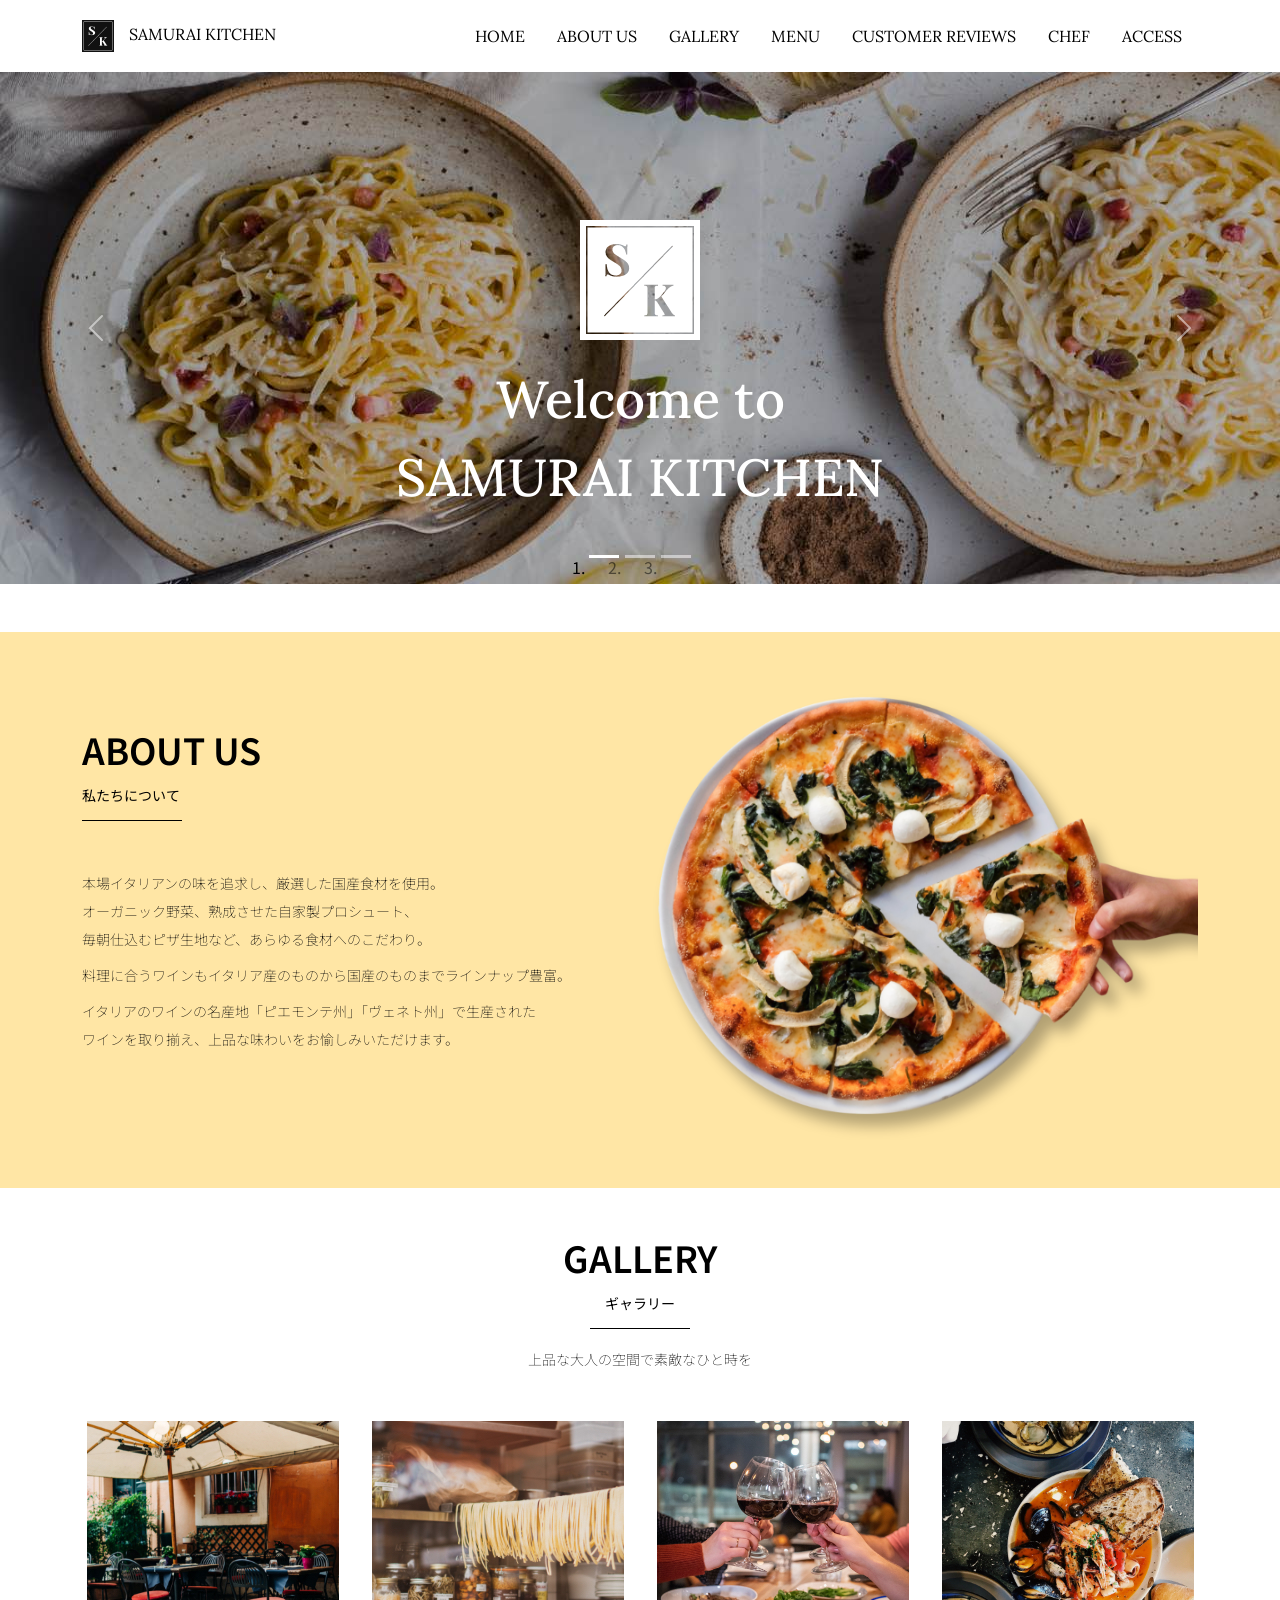
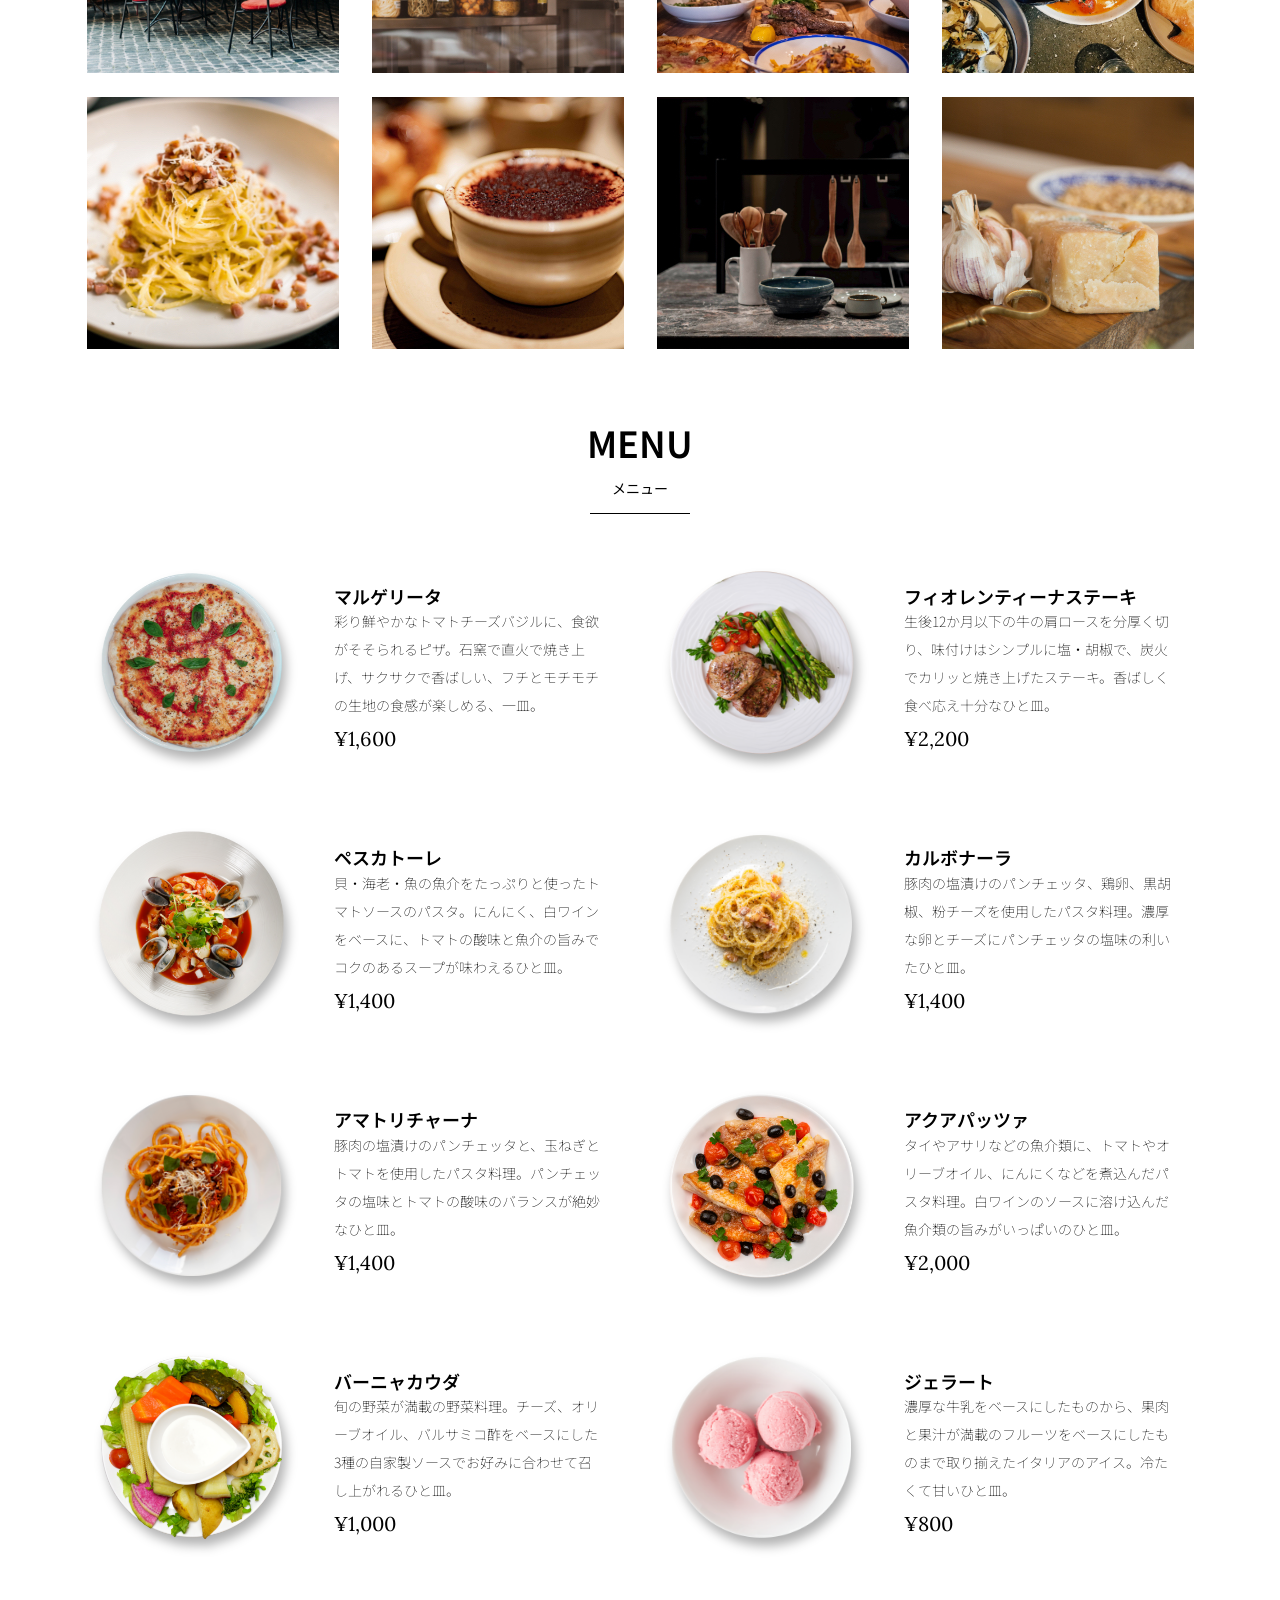
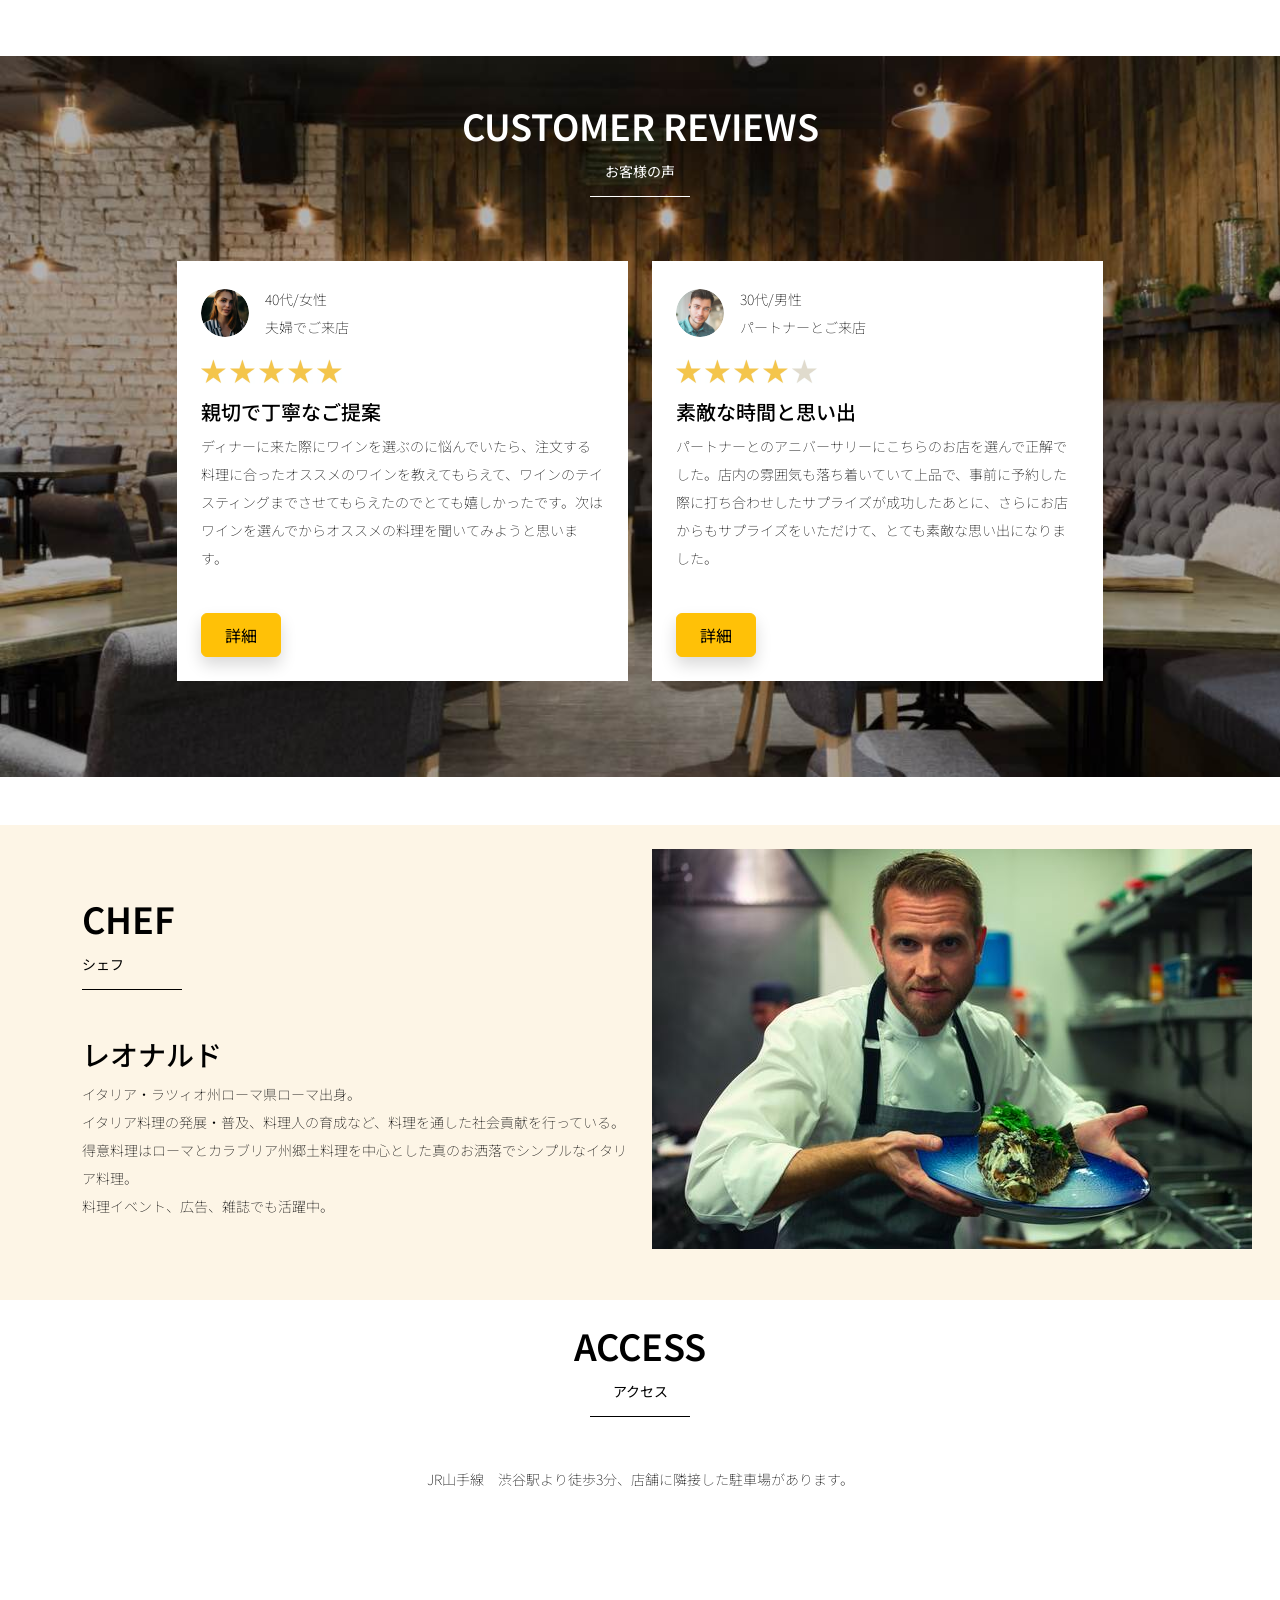
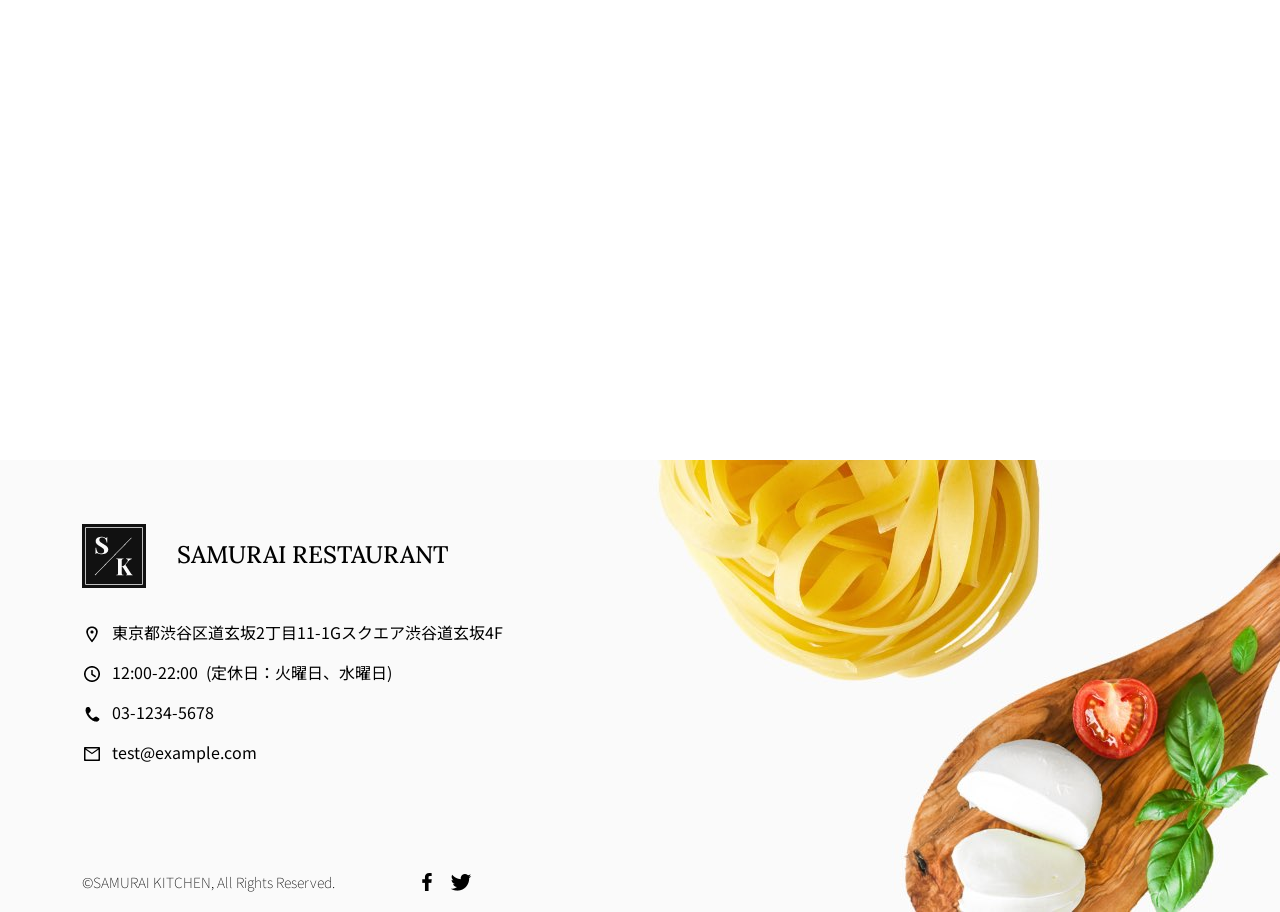
<file: kadai_015/index.html>
<!doctype html>
<html lang="ja">

<head>
  <meta charset="utf-8">
  <meta name="viewport" content="width=device-width, initial-scale=1">
  <meta name="description" content="">
  <meta name="author" content="SAMURAI ENGINEER">
  <title>SAMURAI XD_HTML教材</title>
  <!-- ************************************************ bootstrap.min.cssの読み込み -->
  <link href="https://cdn.jsdelivr.net/npm/bootstrap@5.0.0-beta1/dist/css/bootstrap.min.css" rel="stylesheet"
    integrity="sha384-giJF6kkoqNQ00vy+HMDP7azOuL0xtbfIcaT9wjKHr8RbDVddVHyTfAAsrekwKmP1" crossorigin="anonymous">
  <!-- ************************************************ bootstrap.bundle.min.jsの読み込み -->
  <script src="https://cdn.jsdelivr.net/npm/bootstrap@5.0.0-beta1/dist/js/bootstrap.bundle.min.js"
    integrity="sha384-ygbV9kiqUc6oa4msXn9868pTtWMgiQaeYH7/t7LECLbyPA2x65Kgf80OJFdroafW" crossorigin="anonymous" defer>
  </script>

  <!-- ************************************************ Google Font読み込み -->
  <link rel="preconnect" href="https://fonts.gstatic.com">
  <link href="https://fonts.googleapis.com/css2?family=Lora&display=swap" rel="stylesheet">
  <link href="https://fonts.googleapis.com/css2?family=Noto+Sans+JP:wght@300&display=swap" rel="stylesheet">

  <!-- ************************************************今回作成する styles.cssの読み込み -->
  <link href="stylesheet/style.css" rel="stylesheet">
  <!-- ************************************************  -->
</head>

<body>
  <main>
    <!-- ************************************************ ナビゲーションバー開始 -->
    <nav class="navbar navbar-expand-lg">
      <div class="container">
        <a class="navbar-brand my_navbar_brand">
          <img class="img-fluid navbar_brand_logo" src="img/site_logo.png" alt="サイトアイコン"><span>SAMURAI KITCHEN</span>
        </a>
        <div class="navbar-toggler hamburger_menu" data-bs-toggle="collapse" data-bs-target="#navbarNav"
          　aria-controls="navbarNav" aria-expanded="false" aria-label="Toggle navigation">
          <input type="checkbox" id="hamburger_btn_check">
          <label for="hamburger_btn_check" class="hamburger_btn">
            <img class="btn_open" src="img/button_open.png" alt="ナビゲーションバーのボタン">
            <img class="btn_close" src="img/button_close.png" alt="ナビゲーションバーのボタン">
          </label>
        </div>
        <div class="collapse navbar-collapse justify-content-end" id="navbarNav">
          <ul class="navbar-nav">
            <li class="nav-item px-2">
              <a class="nav-link my_nav_link my-2" aria-current="page" href="#">HOME</a>
            </li>

            <li class="nav-item px-2">
              <a class="nav-link my_nav_link my-2" href="#about">ABOUT US</a>
            </li>

            <li class="nav-item px-2">
              <a class="nav-link my_nav_link my-2" href="#gallery">GALLERY</a>
            </li>

            <li class="nav-item px-2">
              <a class="nav-link my_nav_link my-2" href="#menu">MENU</a>
            </li>

            <li class="nav-item px-2">
              <a class="nav-link my_nav_link my-2" href="#review">CUSTOMER REVIEWS</a>
            </li>
            <li class="nav-item px-2">
              <a class="nav-link my_nav_link my-2" href="#chef">CHEF</a>
            </li>

            <li class="nav-item px-2">
              <a class="nav-link my_nav_link my-2" href="#access">ACCESS</a>
            </li>

          </ul>
        </div>
      </div>
    </nav>
    <!-- ************************************************ ナビゲーションバー終了 -->

    <!-- ************************************************ カルーセル開始 -->
    <div id="myCarousel" class="carousel slide mb-5" data-bs-ride="carousel">
      <ol class="carousel-indicators">
        <li data-bs-target="#myCarousel" data-bs-slide-to="0" class="active"></li>
        <li data-bs-target="#myCarousel" data-bs-slide-to="1"></li>
        <li data-bs-target="#myCarousel" data-bs-slide-to="2"></li>
      </ol>

      <div class="carousel-inner">
        <div class="carousel-item active">
          <img src="img/slider-1.jpg" alt="SAMURAI KITCHEN-1">
          <div class="carousel-caption">
            <h1 class="my_carousel_caption">
              Welcome to<br>
              SAMURAI KITCHEN
            </h1>
          </div>
        </div>

        <div class="carousel-item">
          <img src="img/slider-2.jpg" alt="サンプル画像">
          <div class="carousel-caption">
            <h1 class="my_carousel_caption">
              The fabulous combination of&nbsp;wine&nbsp;and&nbsp;food
            </h1>
          </div>
        </div>

        <div class="carousel-item">
          <img src="img/slider-3.jpg" alt="サンプル画像">
          <div class="carousel-caption">
            <h1 class="my_carousel_caption">Get the Italian taste<br>
              at the SAMURAI&nbsp;KITCHEN
            </h1>
          </div>
        </div>

      </div>
      <a class="carousel-control-prev" href="#myCarousel" role="button" data-bs-slide="prev">
        <span class="carousel-control-prev-icon" aria-hidden="true"></span>
        <span class="visually-hidden">Previous</span>
      </a>

      <a class="carousel-control-next" href="#myCarousel" role="button" data-bs-slide="next">
        <span class="carousel-control-next-icon" aria-hidden="true"></span>
        <span class="visually-hidden">Next</span>
      </a>
    </div>
    <!-- ************************************************ カルーセル終了 -->

    <!-- ************************************************ アバウトセクション開始 -->
    <section class="about_us_bg" id="about">
      <div class="container py-5 mb-5">
        <div class="row">
          <div class="col-lg-6 text-left">
            <div class="py-5">
              <h2 class="section_title about mb-5">
                ABOUT US
              </h2>
              <p class="mb-2">
                本場イタリアンの味を追求し、厳選した国産食材を使用。<br>
                オーガニック野菜、熟成させた自家製プロシュート、<br>
                毎朝仕込むピザ生地など、あらゆる食材へのこだわり。<br>
              </p>
              <p class="mb-2">
                料理に合うワインもイタリア産のものから国産のものまでラインナップ豊富。<br>
              </p>
              <p class="mb-2">
                イタリアのワインの名産地「ピエモンテ州」「ヴェネト州」で生産された<br>
                ワインを取り揃え、上品な味わいをお愉しみいただけます。<br>
              </p>
            </div>
          </div>
          <div class="col-lg-6">
            <img src="img/img-about-us.png" class="img-fluid" alt="pizza">
          </div>
        </div>
      </div>
    </section>
    <!-- ************************************************ アバウトセクション終了 -->

    <!-- ************************************************ ギャラリーセクション開始 -->
    <section id="gallery">
      <div class="container mb-5">
        <h2 class="mb-3 section_title gallery text-center">GALLERY</h2>
        <p class="text-center mb-5">
          上品な大人の空間で素敵なひと時を
        </p>
        <div class="row">
          <div class="col-6 col-lg-3 mb-4 d-flex justify-content-center">
            <img class="img-fluid" src="img/gallery-1.jpg" alt="サンプル画像">
          </div>

          <div class="col-6 col-lg-3 mb-4 d-flex justify-content-center">
            <img class="img-fluid" src="img/gallery-2.jpg" alt="サンプル画像">
          </div>

          <div class="col-6 col-lg-3 mb-4 d-flex justify-content-center">
            <img class="img-fluid" src="img/gallery-3.jpg" alt="サンプル画像">
          </div>

          <div class="col-6 col-lg-3 mb-4 d-flex justify-content-center">
            <img class="img-fluid" src="img/gallery-4.jpg" alt="サンプル画像">
          </div>

          <div class="col-6 col-lg-3 mb-4 d-flex justify-content-center">
            <img class="img-fluid" src="img/gallery-5.jpg" alt="サンプル画像">
          </div>

          <div class="col-6 col-lg-3 mb-4 d-flex justify-content-center">
            <img class="img-fluid" src="img/gallery-6.jpg" alt="サンプル画像">
          </div>

          <div class="col-6 col-lg-3 mb-4 d-flex justify-content-center">
            <img class="img-fluid" src="img/gallery-7.jpg" alt="サンプル画像">
          </div>

          <div class="col-6 col-lg-3 mb-4 d-flex justify-content-center">
            <img class="img-fluid" src="img/gallery-8.jpg" alt="サンプル画像">
          </div>

        </div>
      </div>
    </section>
    <!-- ************************************************ ギャラリーセクション終了 -->

    <!-- ************************************************ メニューセクション -->
    <section id="menu">
      <div class="container">
        <div class="row">
          <div class="col-lg-12">
            <h2 class="section_title menu text-center mb-5">MENU</h2>
          </div>
        </div>
      </div>

      <div class="container mb-5">
        <div class="row">
          <div class="col-12 col-lg-6">
            <div class="row g-0 mb-4">
              <div class="col-12 col-lg-5 text-center">
                <img src="img/margherita.png" class="img-fluid" alt="マルゲリータ">
              </div>
              <div class="col-12 col-lg-7 p-4">
                <h4 class="mb-0 menu_title">マルゲリータ</h4>
                <p class="my-auto">彩り鮮やかなトマトチーズバジルに、食欲がそそられるピザ。石窯で直火で焼き上げ、サクサクで香ばしい、フチとモチモチの生地の食感が楽しめる、一皿。</p>
                <p class="menu_price">¥1,600</p>
              </div>
            </div>
          </div>

          <div class="col-12 col-lg-6">
            <div class="row g-0 mb-4">
              <div class="col-12 col-lg-5 text-center">
                <img src="img/steak.png" class="img-fluid" alt="フィオレンティーナステーキ">
              </div>
              <div class="col-12 col-lg-7 p-4">
                <h4 class="mb-0 menu_title">フィオレンティーナステーキ</h4>
                <p class="my-auto">生後12か月以下の牛の肩ロースを分厚く切り、味付けはシンプルに塩・胡椒で、炭火でカリッと焼き上げたステーキ。香ばしく食べ応え十分なひと皿。</p>
                <p class="menu_price">¥2,200</p>
              </div>
            </div>
          </div>

          <div class="col-12 col-lg-6">
            <div class="row g-0 mb-4">
              <div class="col-12 col-lg-5 text-center">
                <img src="img/pescatore.png" class="img-fluid" alt="ペスカトーレ">
              </div>
              <div class="col-12 col-lg-7 p-4">
                <h4 class="mb-0 menu_title">ペスカトーレ</h4>
                <p class="my-auto">貝・海老・魚の魚介をたっぷりと使ったトマトソースのパスタ。にんにく、白ワインをベースに、トマトの酸味と魚介の旨みでコクのあるスープが味わえるひと皿。</p>
                <p class="menu_price">¥1,400</p>
              </div>
            </div>
          </div>

          <div class="col-12 col-lg-6">
            <div class="row g-0 mb-4">
              <div class="col-12 col-lg-5 text-center">
                <img src="img/carbonara.png" class="img-fluid" alt="カルボナーラ">
              </div>
              <div class="col-12 col-lg-7 p-4">
                <h4 class="mb-0 menu_title">カルボナーラ</h4>
                <p class="my-auto">豚肉の塩漬けのパンチェッタ、鶏卵、黒胡椒、粉チーズを使用したパスタ料理。濃厚な卵とチーズにパンチェッタの塩味の利いたひと皿。</p>
                <p class="menu_price">¥1,400</p>
              </div>
            </div>
          </div>

          <div class="col-12 col-lg-6">
            <div class="row g-0 mb-4">
              <div class="col-12 col-lg-5 text-center">
                <img src="img/amatriciana.png" class="img-fluid" alt="アマトリチャーナ">
              </div>
              <div class="col-12 col-lg-7 p-4">
                <h4 class="mb-0 menu_title">アマトリチャーナ</h4>
                <p class="my-auto">豚肉の塩漬けのパンチェッタと、玉ねぎとトマトを使用したパスタ料理。パンチェッタの塩味とトマトの酸味のバランスが絶妙なひと皿。</p>
                <p class="menu_price">¥1,400</p>
              </div>
            </div>
          </div>

          <div class="col-12 col-lg-6">
            <div class="row g-0 mb-4">
              <div class="col-12 col-lg-5 text-center">
                <img src="img/acqua-pazza.png" class="img-fluid" alt="アクアパッツァ">
              </div>
              <div class="col-12 col-lg-7 p-4">
                <h4 class="mb-0 menu_title">アクアパッツァ</h4>
                <p class="my-auto">タイやアサリなどの魚介類に、トマトやオリーブオイル、にんにくなどを煮込んだパスタ料理。白ワインのソースに溶け込んだ魚介類の旨みがいっぱいのひと皿。</p>
                <p class="menu_price">¥2,000</p>
              </div>
            </div>
          </div>

          <div class="col-12 col-lg-6">
            <div class="row g-0 mb-4">
              <div class="col-12 col-lg-5 text-center">
                <img src="img/bagna-cauda.png" class="img-fluid" alt="バーニャカウダ">
              </div>
              <div class="col-12 col-lg-7 p-4">
                <h4 class="mb-0 menu_title">バーニャカウダ</h4>
                <p class="my-auto">旬の野菜が満載の野菜料理。チーズ、オリーブオイル、バルサミコ酢をベースにした3種の自家製ソースでお好みに合わせて召し上がれるひと皿。</p>
                <p class="menu_price">¥1,000</p>
              </div>
            </div>
          </div>

          <div class="col-12 col-lg-6">
            <div class="row g-0 mb-4">
              <div class="col-12 col-lg-5 text-center">
                <img src="img/gelato.png" class="img-fluid" alt="ジェラート">
              </div>
              <div class="col-12 col-lg-7 p-4">
                <h4 class="mb-0 menu_title">ジェラート</h4>
                <p class="my-auto">濃厚な牛乳をベースにしたものから、果肉と果汁が満載のフルーツをベースにしたものまで取り揃えたイタリアのアイス。冷たくて甘いひと皿。</p>
                <p class="menu_price">¥800</p>
              </div>
            </div>
          </div>
        </div>
      </div>
    </section>
    <!-- ************************************************ メニューセクション終了 -->

    <!-- ************************************************ レビューセクション開始 -->
    <section id="review">
      <div class="review_wrapper">
        <div class="container py-5 mb-5">
          <div class="text-center mb-5">
            <h2 class="section_title review text-center text-white">CUSTOMER REVIEWS</h2>
          </div>
          <div class="row pb-5 justify-content-center">
            <div class="col-12 col-lg-5 mt-3">
              <div class="bg-white h_420">
                <div class="p-4">
                  <div class="d-flex align-items-center">
                    <img src="img/customer-woman.png" class="reviewer_img" alt="サンプル画像">
                    <div>
                      <p class="my-0">40代/女性</p>
                      <p class="my-0">夫婦でご来店</p>
                    </div>
                  </div>
                  <div class="my-3">
                    <img src="img/star-point.png" class="star_img" alt="star">
                    <img src="img/star-point.png" class="star_img" alt="star">
                    <img src="img/star-point.png" class="star_img" alt="star">
                    <img src="img/star-point.png" class="star_img" alt="star">
                    <img src="img/star-point.png" class="star_img" alt="star">
                  </div>
                  <h5>親切で丁寧なご提案</h5>
                  <p>
                    ディナーに来た際にワインを選ぶのに悩んでいたら、注文する料理に合ったオススメのワインを教えてもらえて、ワインのテイスティングまでさせてもらえたのでとても嬉しかったです。次はワインを選んでからオススメの料理を聞いてみようと思います。
                  </p>
                  <button type="button" class="btn btn-warning shadow fix_bottom">詳細</button>
                </div>
              </div>
            </div>
            <div class="col-12 col-lg-5 mt-3">
              <div class="bg-white h_420">
                <div class="p-4">
                  <div class="d-flex align-items-center">
                    <img src="img/customer-man.png" class="reviewer_img" alt="サンプル画像">
                    <div>
                      <p class="my-0">30代/男性</p>
                      <p class="my-0">パートナーとご来店</p>
                    </div>
                  </div>
                  <div class="my-3">
                    <img src="img/star-point.png" class="star_img" alt="star">
                    <img src="img/star-point.png" class="star_img" alt="star">
                    <img src="img/star-point.png" class="star_img" alt="star">
                    <img src="img/star-point.png" class="star_img" alt="star">
                    <img src="img/star-no-point.png" class="star_img" alt="no-star">
                  </div>
                  <h5>素敵な時間と思い出</h5>
                  <p>
                    パートナーとのアニバーサリーにこちらのお店を選んで正解でした。店内の雰囲気も落ち着いていて上品で、事前に予約した際に打ち合わせしたサプライズが成功したあとに、さらにお店からもサプライズをいただけて、とても素敵な思い出になりました。
                  </p>
                  <button type="button" class="btn btn-warning shadow fix_bottom">詳細</button>
                </div>
              </div>
            </div>
          </div>
        </div>
      </div>
    </section>
    <!-- ************************************************ レビューセクション終了 -->

    <!-- ************************************************ メニューセクション終了 -->

<!-- ここから -->
<section class="chef_bg" id="chef">
      <div class="container py-4 mb-4">
        <div class="row">
          <div class="col-lg-6 text-left">
            <div class="py-5">
              <h2 class="section_title chef mb-5">
                CHEF
              </h2>
              <h3>レオナルド</h3>
              <p class="mb-2">
      イタリア・ラツィオ州ローマ県ローマ出身。 <br>イタリア料理の発展・普及、料理人の育成など、料理を通した社会貢献を行っている。 <br>得意料理はローマとカラブリア州郷土料理を中心とした真のお洒落でシンプルなイタリア料理。 <br>
料理イベント、広告、雑誌でも活躍中。
              </p>
            </div>
          </div>
          <div class="col-lg-6">
            <img src="img/chef.jpg" alt="chef">
          </div>
        </div>
      </div>
    </section>
<!-- ここまで切り取り -->


    <!-- ************************************************ レビューセクション開始 -->
    
    
    <!-- ************************************************ アクセスセクション開始 -->
    <section id="access">
      <div class="container">

        <div class="row">
          <div class="col-lg-12 text-center mb-5">
            <h2 class="section_title text-center access mb-5">ACCESS</h2>
            <p>JR山手線　渋谷駅より徒歩3分、店舗に隣接した駐車場があります。</p>
          </div>
        </div>
      </div>

      <div class="container mb-5 px-2">
        <iframe
          src="https://www.google.com/maps/embed?pb=!1m18!1m12!1m3!1d12967.114087343349!2d139.687349334065!3d35.657827993593834!2m3!1f0!2f0!3f0!3m2!1i1024!2i768!4f1.1!3m3!1m2!1s0x6018f5209bb80c49%3A0x7abbc1a9d7d575eb!2z5qCq5byP5Lya56S-5L6N!5e0!3m2!1sja!2sjp!4v1623882550231!5m2!1sja!2sjp"
          class="w-100" style="height: 50vh;" loading="lazy"></iframe>
      </div>
    </section>
    <!-- ************************************************ アクセスセクション終了 -->


    <!-- ************************************************ フッター開始 -->
    <footer id="footer">
      <div class="container">
        <div class="row">
          <div class="col-12 col-lg-6 position-relative">
            <div class="row pt-5">
              <div class="col-lg-2 text-center my-3">
                <img class="img-fluid footer_brand_logo" src="img/site_logo.png" alt="サンプル画像">
              </div>
              <div class="col-lg-10 align-self-center my-3">
                <h2 class="m-0 footer_text">SAMURAI RESTAURANT</h2>
              </div>
            </div>

            <div class="restaurant_info py-3">
              <div class="d-flex mb-3">
                <img src="img/icon-Marker.png" alt="marker">
                <p class="p-0 m-0">東京都渋谷区道玄坂2丁目11-1Gスクエア渋谷道玄坂4F</p>
              </div>
              <div class="d-flex mb-3">
                <img src="img/icon-Clock.png" alt="clock">
                <p class="p-0 m-0">12:00-22:00&nbsp;&nbsp;(定休日：火曜日、水曜日)</p>
              </div>
              <div class="d-flex mb-3">
                <img src="img/icon-Phone.png" alt="phone">
                <p class="p-0 m-0">03-1234-5678</p>
              </div>
              <div class="d-flex mb-3">
                <img src="img/icon-Mail.png" alt="mail">
                <p class="p-0 m-0">test@example.com</p>
              </div>
            </div>

            <div class="copy_right align-items-center">
              <p>
                ©SAMURAI KITCHEN, All Rights Reserved.
              </p>
              <img src="img/icon-facebook.png" class="sns_img" alt="facebook">
              <img src="img/icon-twitter.png" class="sns_img" alt="twitter">
            </div>
          </div>

          <!-- 右側背景画像 -->
          <div class="col-12 col-lg-6 d-none d-lg-block">
            <img src="img/background-footer.jpg" alt="背景画像">
          </div>
        </div>
      </div>
    </footer>
    <!-- ************************************************ フッター終了 -->

  </main>
</body>

</html>
</file>
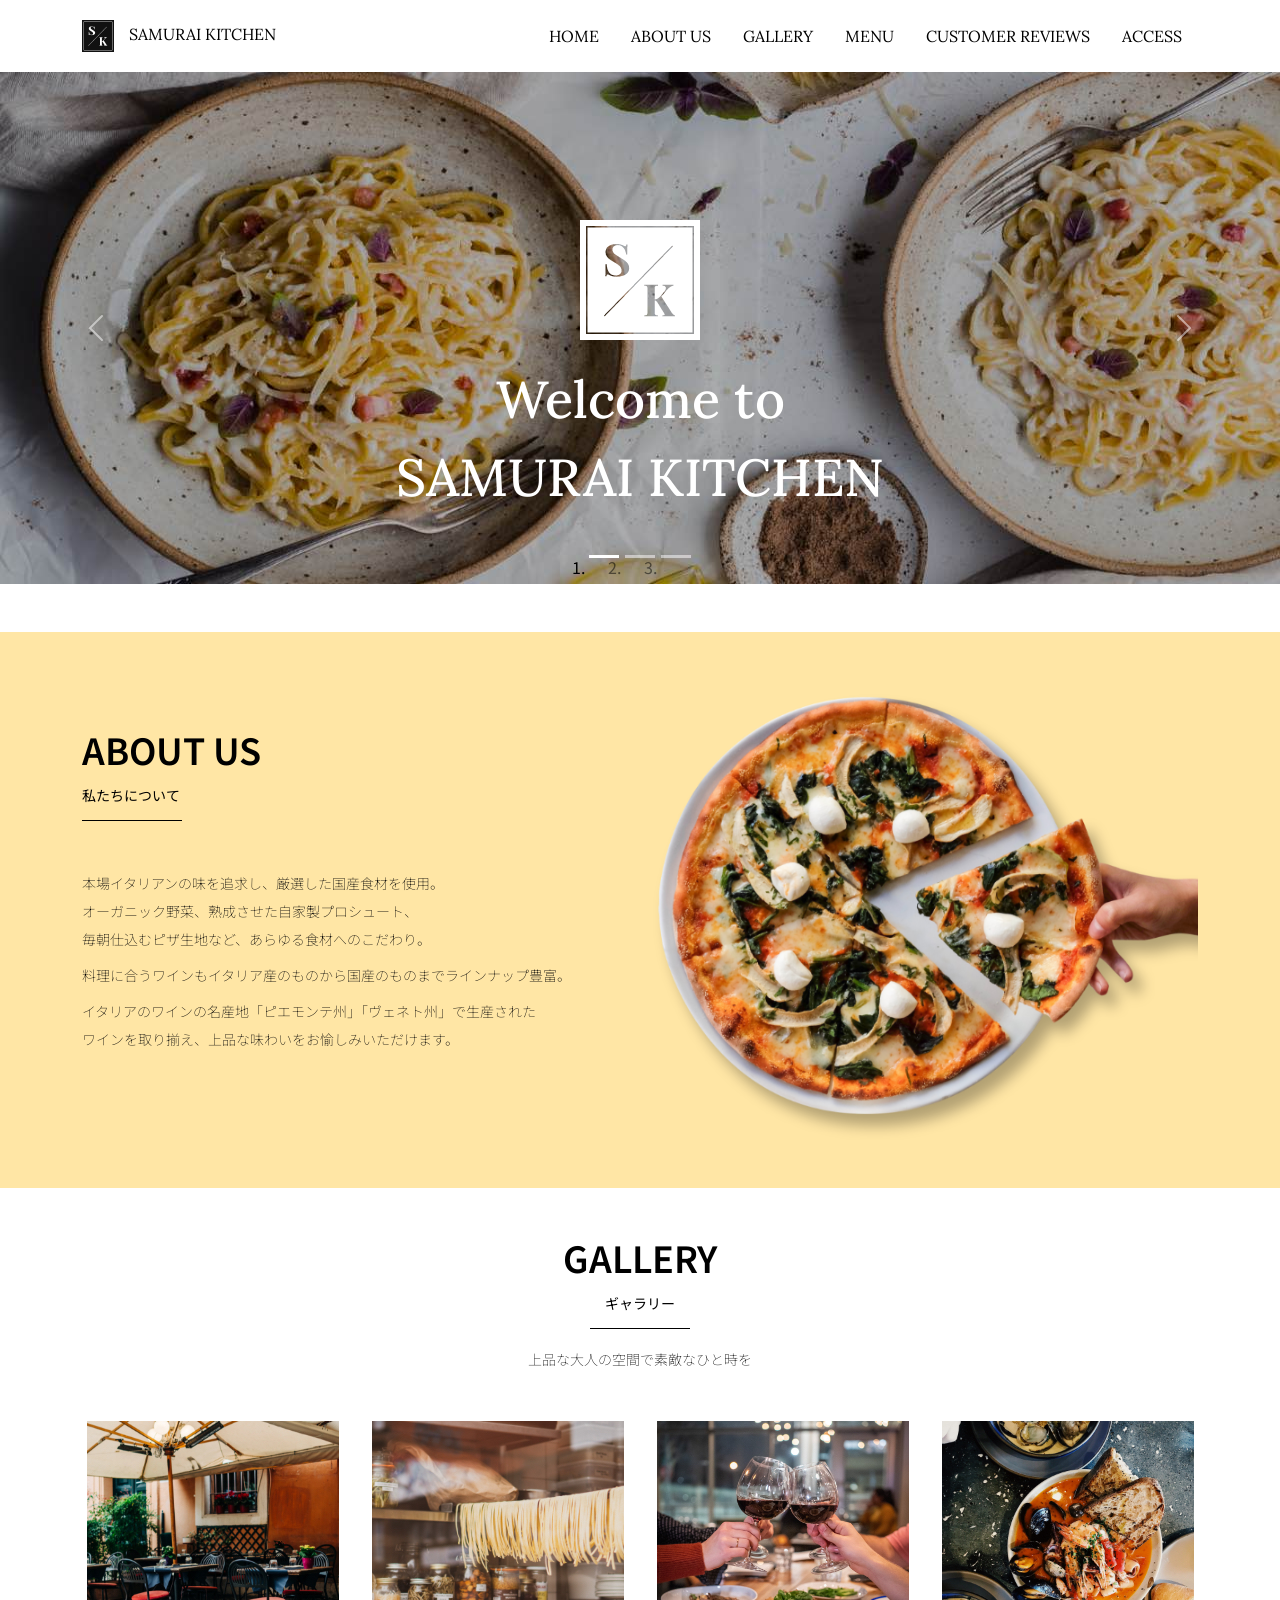
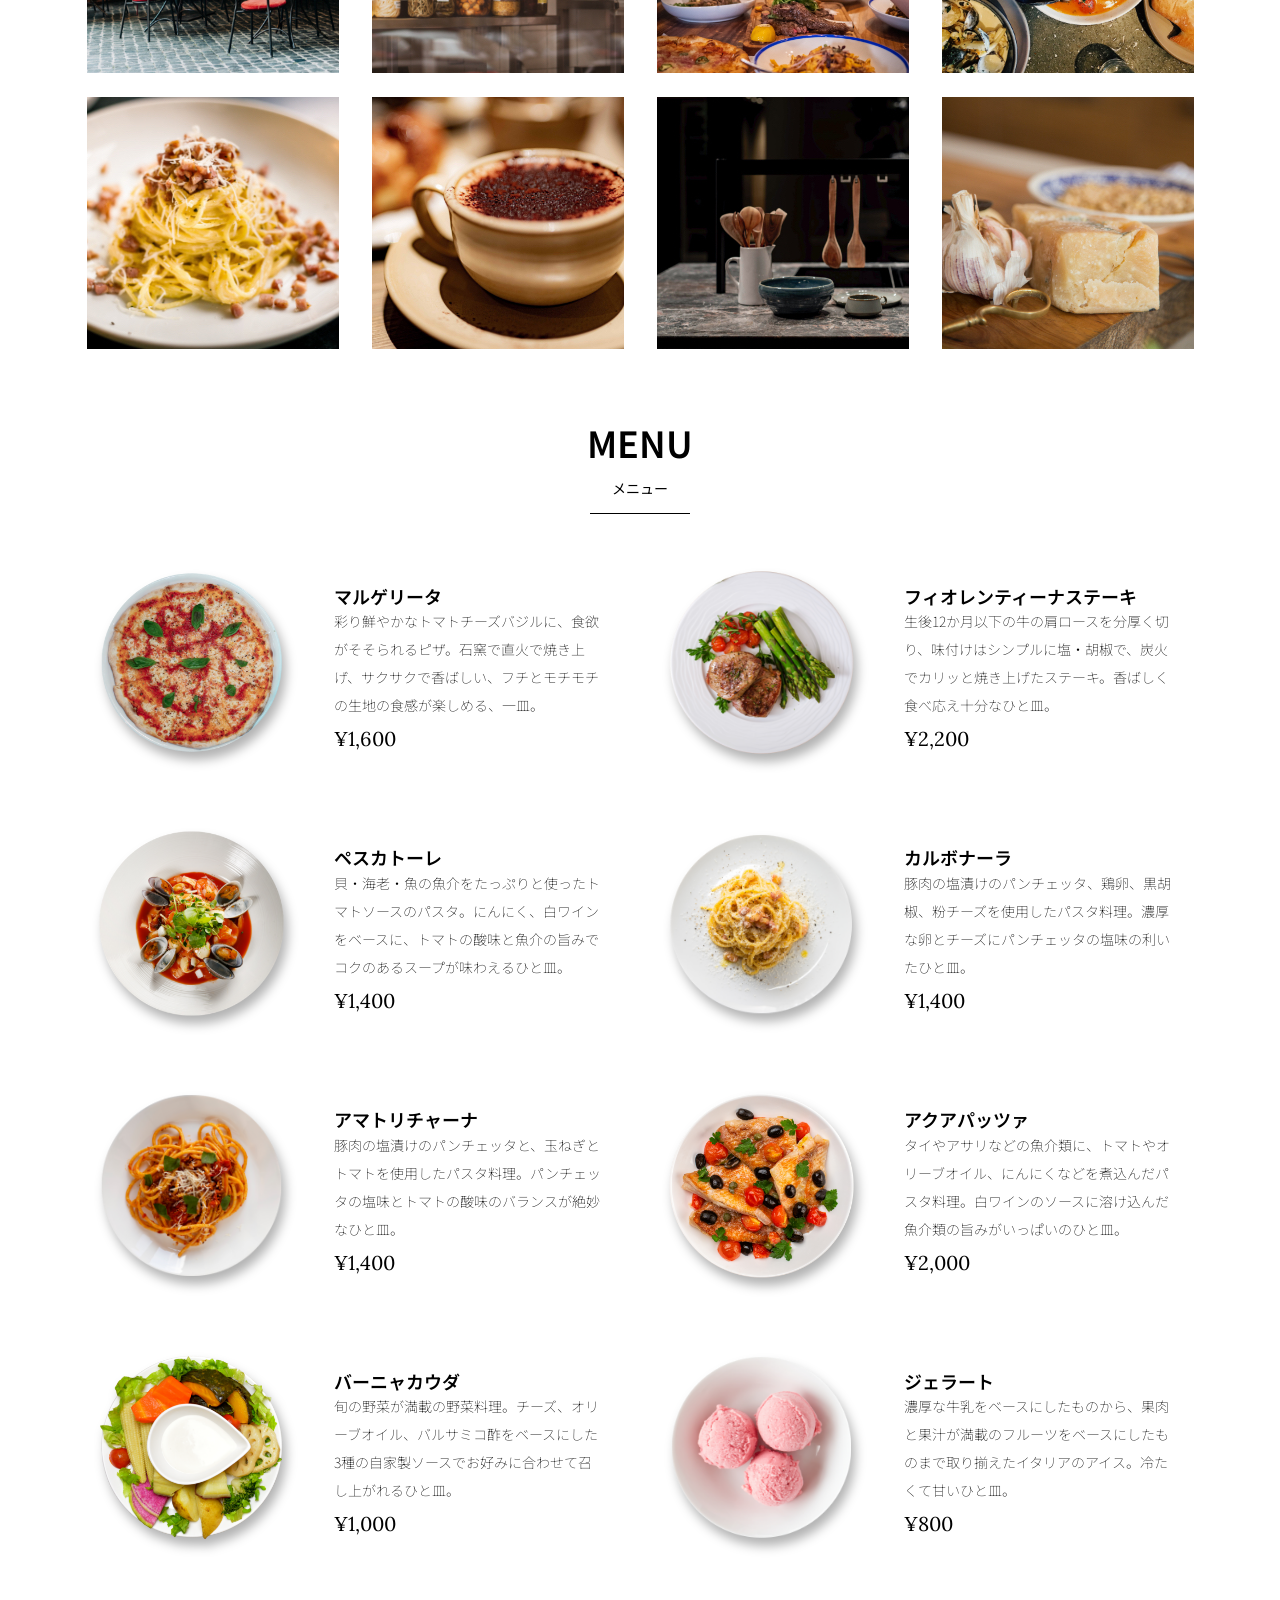
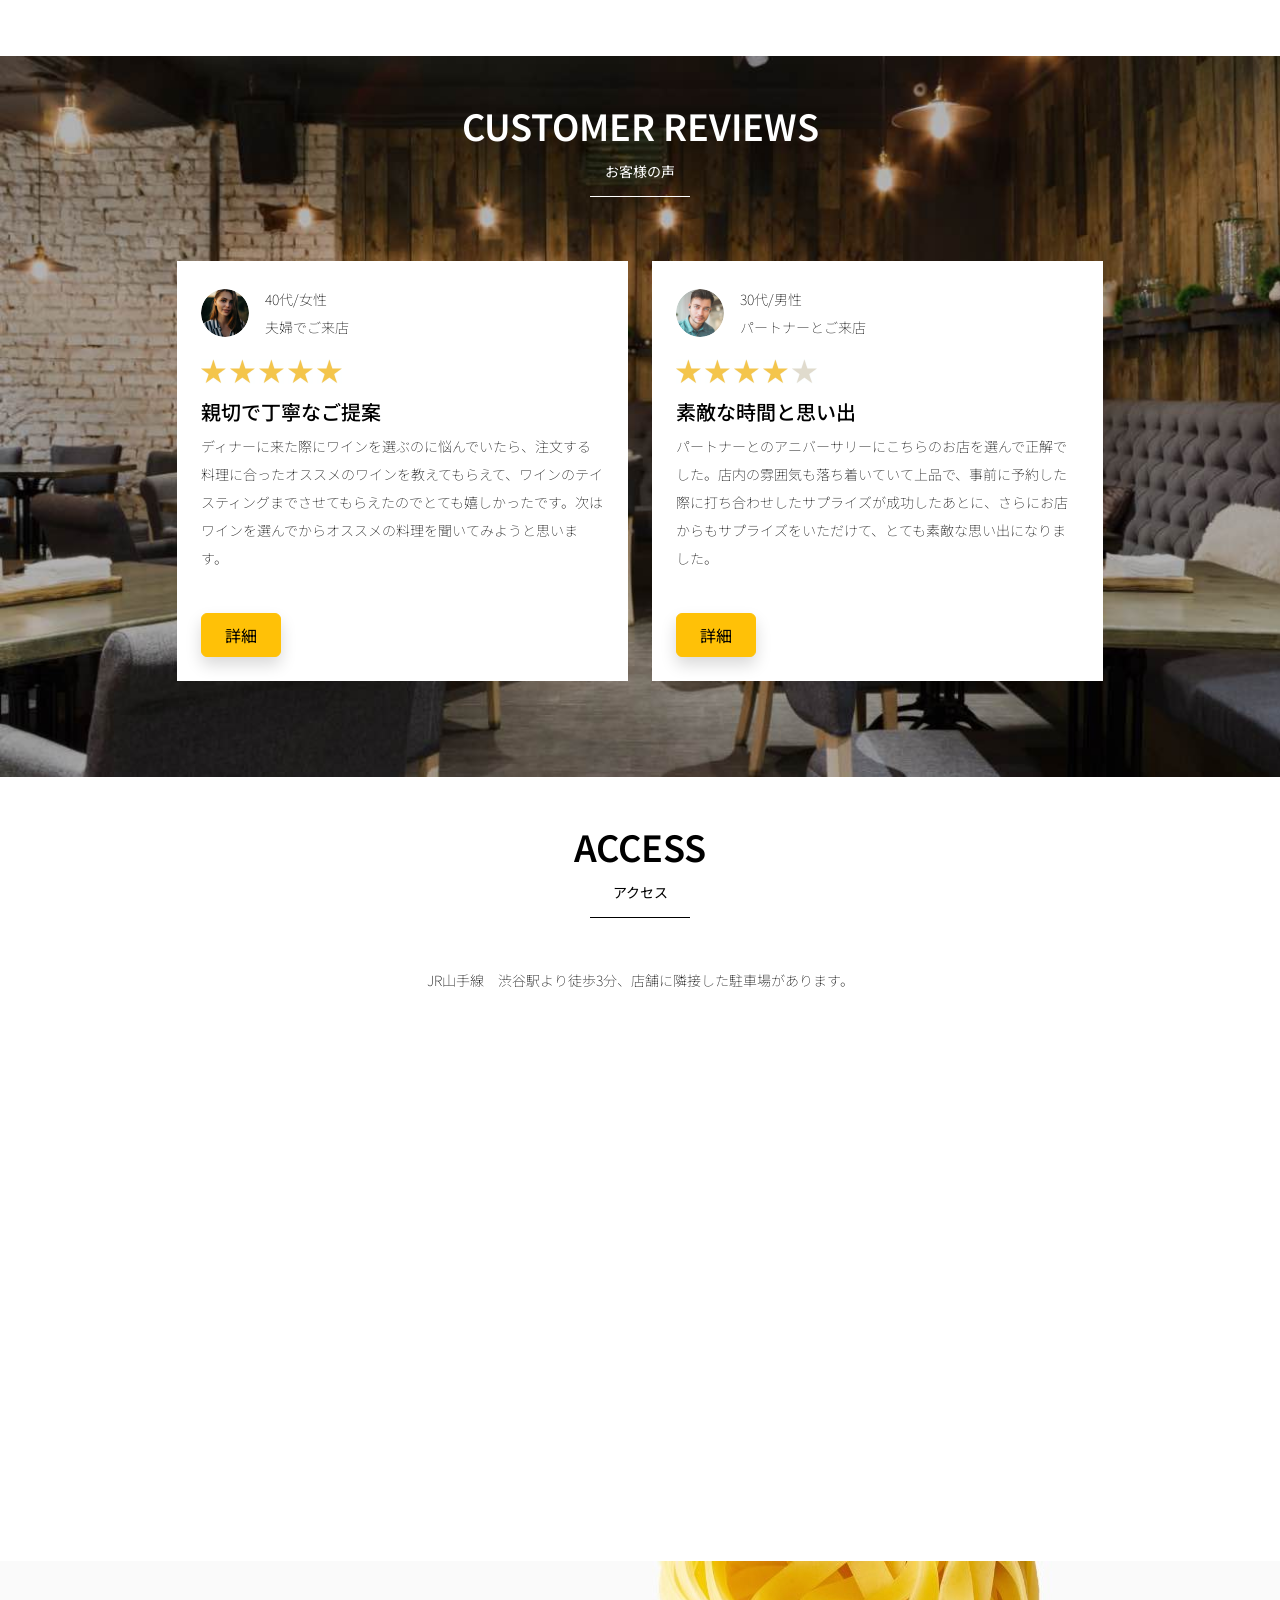
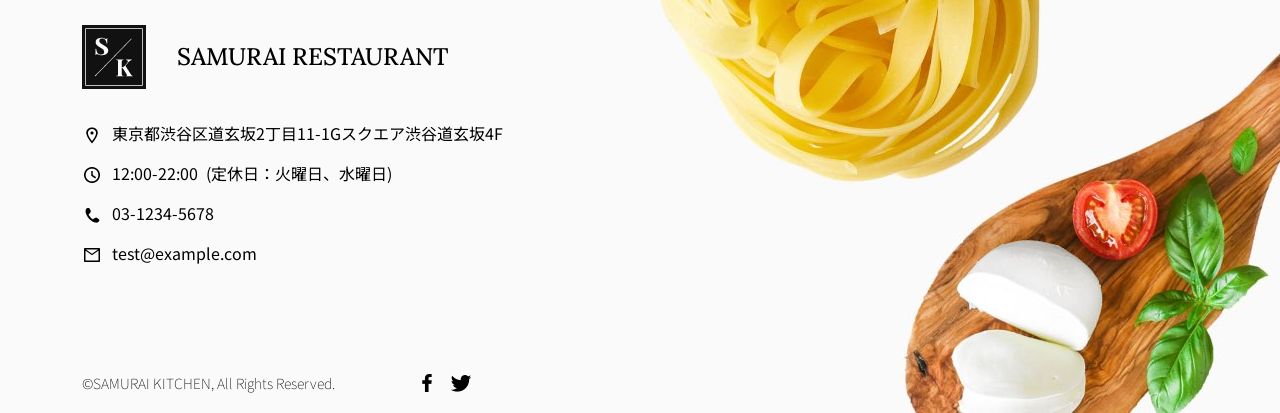
<file: kadai_tutorial_output/index.html>
<!doctype html>
<html lang="ja">

<head>
  <meta charset="utf-8">
  <meta name="viewport" content="width=device-width, initial-scale=1">
  <meta name="description" content="">
  <meta name="author" content="SAMURAI ENGINEER">
  <title>SAMURAI XD_HTML教材</title>
  <!-- ************************************************ bootstrap.min.cssの読み込み -->
  <link href="https://cdn.jsdelivr.net/npm/bootstrap@5.0.0-beta1/dist/css/bootstrap.min.css" rel="stylesheet"
    integrity="sha384-giJF6kkoqNQ00vy+HMDP7azOuL0xtbfIcaT9wjKHr8RbDVddVHyTfAAsrekwKmP1" crossorigin="anonymous">
  <!-- ************************************************ bootstrap.bundle.min.jsの読み込み -->
  <script src="https://cdn.jsdelivr.net/npm/bootstrap@5.0.0-beta1/dist/js/bootstrap.bundle.min.js"
    integrity="sha384-ygbV9kiqUc6oa4msXn9868pTtWMgiQaeYH7/t7LECLbyPA2x65Kgf80OJFdroafW" crossorigin="anonymous" defer>
  </script>

  <!-- ************************************************ Google Font読み込み -->
  <link rel="preconnect" href="https://fonts.gstatic.com">
  <link href="https://fonts.googleapis.com/css2?family=Lora&display=swap" rel="stylesheet">
  <link href="https://fonts.googleapis.com/css2?family=Noto+Sans+JP:wght@300&display=swap" rel="stylesheet">

  <!-- ************************************************今回作成する styles.cssの読み込み -->
  <link href="stylesheet/style.css" rel="stylesheet">
  <!-- ************************************************  -->
</head>

<body>
  <main>
    <!-- ************************************************ ナビゲーションバー開始 -->
    <nav class="navbar navbar-expand-lg">
      <div class="container">
        <a class="navbar-brand my_navbar_brand">
          <img class="img-fluid navbar_brand_logo" src="img/site_logo.png" alt="サイトアイコン"><span>SAMURAI KITCHEN</span>
        </a>
        <div class="navbar-toggler hamburger_menu" data-bs-toggle="collapse" data-bs-target="#navbarNav"
          　aria-controls="navbarNav" aria-expanded="false" aria-label="Toggle navigation">
          <input type="checkbox" id="hamburger_btn_check">
          <label for="hamburger_btn_check" class="hamburger_btn">
            <img class="btn_open" src="img/button_open.png" alt="ナビゲーションバーのボタン">
            <img class="btn_close" src="img/button_close.png" alt="ナビゲーションバーのボタン">
          </label>
        </div>
        <div class="collapse navbar-collapse justify-content-end" id="navbarNav">
          <ul class="navbar-nav">
            <li class="nav-item px-2">
              <a class="nav-link my_nav_link my-2" aria-current="page" href="#">HOME</a>
            </li>

            <li class="nav-item px-2">
              <a class="nav-link my_nav_link my-2" href="#about">ABOUT US</a>
            </li>

            <li class="nav-item px-2">
              <a class="nav-link my_nav_link my-2" href="#gallery">GALLERY</a>
            </li>

            <li class="nav-item px-2">
              <a class="nav-link my_nav_link my-2" href="#menu">MENU</a>
            </li>

            <li class="nav-item px-2">
              <a class="nav-link my_nav_link my-2" href="#review">CUSTOMER REVIEWS</a>
            </li>

            <li class="nav-item px-2">
              <a class="nav-link my_nav_link my-2" href="#access">ACCESS</a>
            </li>

          </ul>
        </div>
      </div>
    </nav>
    <!-- ************************************************ ナビゲーションバー終了 -->

    <!-- ************************************************ カルーセル開始 -->
    <div id="myCarousel" class="carousel slide mb-5" data-bs-ride="carousel">
      <ol class="carousel-indicators">
        <li data-bs-target="#myCarousel" data-bs-slide-to="0" class="active"></li>
        <li data-bs-target="#myCarousel" data-bs-slide-to="1"></li>
        <li data-bs-target="#myCarousel" data-bs-slide-to="2"></li>
      </ol>

      <div class="carousel-inner">
        <div class="carousel-item active">
          <img src="img/slider-1.jpg" alt="SAMURAI KITCHEN-1">
          <div class="carousel-caption">
            <h1 class="my_carousel_caption">
              Welcome to<br>
              SAMURAI KITCHEN
            </h1>
          </div>
        </div>

        <div class="carousel-item">
          <img src="img/slider-2.jpg" alt="サンプル画像">
          <div class="carousel-caption">
            <h1 class="my_carousel_caption">
              The fabulous combination of&nbsp;wine&nbsp;and&nbsp;food
            </h1>
          </div>
        </div>

        <div class="carousel-item">
          <img src="img/slider-3.jpg" alt="サンプル画像">
          <div class="carousel-caption">
            <h1 class="my_carousel_caption">Get the Italian taste<br>
              at the SAMURAI&nbsp;KITCHEN
            </h1>
          </div>
        </div>

      </div>
      <a class="carousel-control-prev" href="#myCarousel" role="button" data-bs-slide="prev">
        <span class="carousel-control-prev-icon" aria-hidden="true"></span>
        <span class="visually-hidden">Previous</span>
      </a>

      <a class="carousel-control-next" href="#myCarousel" role="button" data-bs-slide="next">
        <span class="carousel-control-next-icon" aria-hidden="true"></span>
        <span class="visually-hidden">Next</span>
      </a>
    </div>
    <!-- ************************************************ カルーセル終了 -->

    <!-- ************************************************ アバウトセクション開始 -->
    <section class="about_us_bg" id="about">
      <div class="container py-5 mb-5">
        <div class="row">
          <div class="col-lg-6 text-left">
            <div class="py-5">
              <h2 class="section_title about mb-5">
                ABOUT US
              </h2>
              <p class="mb-2">
                本場イタリアンの味を追求し、厳選した国産食材を使用。<br>
                オーガニック野菜、熟成させた自家製プロシュート、<br>
                毎朝仕込むピザ生地など、あらゆる食材へのこだわり。<br>
              </p>
              <p class="mb-2">
                料理に合うワインもイタリア産のものから国産のものまでラインナップ豊富。<br>
              </p>
              <p class="mb-2">
                イタリアのワインの名産地「ピエモンテ州」「ヴェネト州」で生産された<br>
                ワインを取り揃え、上品な味わいをお愉しみいただけます。<br>
              </p>
            </div>
          </div>
          <div class="col-lg-6">
            <img src="img/img-about-us.png" class="img-fluid" alt="pizza">
          </div>
        </div>
      </div>
    </section>
    <!-- ************************************************ アバウトセクション終了 -->

    <!-- ************************************************ ギャラリーセクション開始 -->
    <section id="gallery">
      <div class="container mb-5">
        <h2 class="mb-3 section_title gallery text-center">GALLERY</h2>
        <p class="text-center mb-5">
          上品な大人の空間で素敵なひと時を
        </p>
        <div class="row">
          <div class="col-6 col-lg-3 mb-4 d-flex justify-content-center">
            <img class="img-fluid" src="img/gallery-1.jpg" alt="サンプル画像">
          </div>

          <div class="col-6 col-lg-3 mb-4 d-flex justify-content-center">
            <img class="img-fluid" src="img/gallery-2.jpg" alt="サンプル画像">
          </div>

          <div class="col-6 col-lg-3 mb-4 d-flex justify-content-center">
            <img class="img-fluid" src="img/gallery-3.jpg" alt="サンプル画像">
          </div>

          <div class="col-6 col-lg-3 mb-4 d-flex justify-content-center">
            <img class="img-fluid" src="img/gallery-4.jpg" alt="サンプル画像">
          </div>

          <div class="col-6 col-lg-3 mb-4 d-flex justify-content-center">
            <img class="img-fluid" src="img/gallery-5.jpg" alt="サンプル画像">
          </div>

          <div class="col-6 col-lg-3 mb-4 d-flex justify-content-center">
            <img class="img-fluid" src="img/gallery-6.jpg" alt="サンプル画像">
          </div>

          <div class="col-6 col-lg-3 mb-4 d-flex justify-content-center">
            <img class="img-fluid" src="img/gallery-7.jpg" alt="サンプル画像">
          </div>

          <div class="col-6 col-lg-3 mb-4 d-flex justify-content-center">
            <img class="img-fluid" src="img/gallery-8.jpg" alt="サンプル画像">
          </div>

        </div>
      </div>
    </section>
    <!-- ************************************************ ギャラリーセクション終了 -->

    <!-- ************************************************ メニューセクション -->
    <section id="menu">
      <div class="container">
        <div class="row">
          <div class="col-lg-12">
            <h2 class="section_title menu text-center mb-5">MENU</h2>
          </div>
        </div>
      </div>

      <div class="container mb-5">
        <div class="row">
          <div class="col-12 col-lg-6">
            <div class="row g-0 mb-4">
              <div class="col-12 col-lg-5 text-center">
                <img src="img/margherita.png" class="img-fluid" alt="マルゲリータ">
              </div>
              <div class="col-12 col-lg-7 p-4">
                <h4 class="mb-0 menu_title">マルゲリータ</h4>
                <p class="my-auto">彩り鮮やかなトマトチーズバジルに、食欲がそそられるピザ。石窯で直火で焼き上げ、サクサクで香ばしい、フチとモチモチの生地の食感が楽しめる、一皿。</p>
                <p class="menu_price">¥1,600</p>
              </div>
            </div>
          </div>

          <div class="col-12 col-lg-6">
            <div class="row g-0 mb-4">
              <div class="col-12 col-lg-5 text-center">
                <img src="img/steak.png" class="img-fluid" alt="フィオレンティーナステーキ">
              </div>
              <div class="col-12 col-lg-7 p-4">
                <h4 class="mb-0 menu_title">フィオレンティーナステーキ</h4>
                <p class="my-auto">生後12か月以下の牛の肩ロースを分厚く切り、味付けはシンプルに塩・胡椒で、炭火でカリッと焼き上げたステーキ。香ばしく食べ応え十分なひと皿。</p>
                <p class="menu_price">¥2,200</p>
              </div>
            </div>
          </div>

          <div class="col-12 col-lg-6">
            <div class="row g-0 mb-4">
              <div class="col-12 col-lg-5 text-center">
                <img src="img/pescatore.png" class="img-fluid" alt="ペスカトーレ">
              </div>
              <div class="col-12 col-lg-7 p-4">
                <h4 class="mb-0 menu_title">ペスカトーレ</h4>
                <p class="my-auto">貝・海老・魚の魚介をたっぷりと使ったトマトソースのパスタ。にんにく、白ワインをベースに、トマトの酸味と魚介の旨みでコクのあるスープが味わえるひと皿。</p>
                <p class="menu_price">¥1,400</p>
              </div>
            </div>
          </div>

          <div class="col-12 col-lg-6">
            <div class="row g-0 mb-4">
              <div class="col-12 col-lg-5 text-center">
                <img src="img/carbonara.png" class="img-fluid" alt="カルボナーラ">
              </div>
              <div class="col-12 col-lg-7 p-4">
                <h4 class="mb-0 menu_title">カルボナーラ</h4>
                <p class="my-auto">豚肉の塩漬けのパンチェッタ、鶏卵、黒胡椒、粉チーズを使用したパスタ料理。濃厚な卵とチーズにパンチェッタの塩味の利いたひと皿。</p>
                <p class="menu_price">¥1,400</p>
              </div>
            </div>
          </div>

          <div class="col-12 col-lg-6">
            <div class="row g-0 mb-4">
              <div class="col-12 col-lg-5 text-center">
                <img src="img/amatriciana.png" class="img-fluid" alt="アマトリチャーナ">
              </div>
              <div class="col-12 col-lg-7 p-4">
                <h4 class="mb-0 menu_title">アマトリチャーナ</h4>
                <p class="my-auto">豚肉の塩漬けのパンチェッタと、玉ねぎとトマトを使用したパスタ料理。パンチェッタの塩味とトマトの酸味のバランスが絶妙なひと皿。</p>
                <p class="menu_price">¥1,400</p>
              </div>
            </div>
          </div>

          <div class="col-12 col-lg-6">
            <div class="row g-0 mb-4">
              <div class="col-12 col-lg-5 text-center">
                <img src="img/acqua-pazza.png" class="img-fluid" alt="アクアパッツァ">
              </div>
              <div class="col-12 col-lg-7 p-4">
                <h4 class="mb-0 menu_title">アクアパッツァ</h4>
                <p class="my-auto">タイやアサリなどの魚介類に、トマトやオリーブオイル、にんにくなどを煮込んだパスタ料理。白ワインのソースに溶け込んだ魚介類の旨みがいっぱいのひと皿。</p>
                <p class="menu_price">¥2,000</p>
              </div>
            </div>
          </div>

          <div class="col-12 col-lg-6">
            <div class="row g-0 mb-4">
              <div class="col-12 col-lg-5 text-center">
                <img src="img/bagna-cauda.png" class="img-fluid" alt="バーニャカウダ">
              </div>
              <div class="col-12 col-lg-7 p-4">
                <h4 class="mb-0 menu_title">バーニャカウダ</h4>
                <p class="my-auto">旬の野菜が満載の野菜料理。チーズ、オリーブオイル、バルサミコ酢をベースにした3種の自家製ソースでお好みに合わせて召し上がれるひと皿。</p>
                <p class="menu_price">¥1,000</p>
              </div>
            </div>
          </div>

          <div class="col-12 col-lg-6">
            <div class="row g-0 mb-4">
              <div class="col-12 col-lg-5 text-center">
                <img src="img/gelato.png" class="img-fluid" alt="ジェラート">
              </div>
              <div class="col-12 col-lg-7 p-4">
                <h4 class="mb-0 menu_title">ジェラート</h4>
                <p class="my-auto">濃厚な牛乳をベースにしたものから、果肉と果汁が満載のフルーツをベースにしたものまで取り揃えたイタリアのアイス。冷たくて甘いひと皿。</p>
                <p class="menu_price">¥800</p>
              </div>
            </div>
          </div>
        </div>
      </div>
    </section>
    <!-- ************************************************ メニューセクション終了 -->

    <!-- ************************************************ レビューセクション開始 -->
    <section id="review">
      <div class="review_wrapper">
        <div class="container py-5 mb-5">
          <div class="text-center mb-5">
            <h2 class="section_title review text-center text-white">CUSTOMER REVIEWS</h2>
          </div>
          <div class="row pb-5 justify-content-center">
            <div class="col-12 col-lg-5 mt-3">
              <div class="bg-white h_420">
                <div class="p-4">
                  <div class="d-flex align-items-center">
                    <img src="img/customer-woman.png" class="reviewer_img" alt="サンプル画像">
                    <div>
                      <p class="my-0">40代/女性</p>
                      <p class="my-0">夫婦でご来店</p>
                    </div>
                  </div>
                  <div class="my-3">
                    <img src="img/star-point.png" class="star_img" alt="star">
                    <img src="img/star-point.png" class="star_img" alt="star">
                    <img src="img/star-point.png" class="star_img" alt="star">
                    <img src="img/star-point.png" class="star_img" alt="star">
                    <img src="img/star-point.png" class="star_img" alt="star">
                  </div>
                  <h5>親切で丁寧なご提案</h5>
                  <p>
                    ディナーに来た際にワインを選ぶのに悩んでいたら、注文する料理に合ったオススメのワインを教えてもらえて、ワインのテイスティングまでさせてもらえたのでとても嬉しかったです。次はワインを選んでからオススメの料理を聞いてみようと思います。
                  </p>
                  <button type="button" class="btn btn-warning shadow fix_bottom">詳細</button>
                </div>
              </div>
            </div>
            <div class="col-12 col-lg-5 mt-3">
              <div class="bg-white h_420">
                <div class="p-4">
                  <div class="d-flex align-items-center">
                    <img src="img/customer-man.png" class="reviewer_img" alt="サンプル画像">
                    <div>
                      <p class="my-0">30代/男性</p>
                      <p class="my-0">パートナーとご来店</p>
                    </div>
                  </div>
                  <div class="my-3">
                    <img src="img/star-point.png" class="star_img" alt="star">
                    <img src="img/star-point.png" class="star_img" alt="star">
                    <img src="img/star-point.png" class="star_img" alt="star">
                    <img src="img/star-point.png" class="star_img" alt="star">
                    <img src="img/star-no-point.png" class="star_img" alt="no-star">
                  </div>
                  <h5>素敵な時間と思い出</h5>
                  <p>
                    パートナーとのアニバーサリーにこちらのお店を選んで正解でした。店内の雰囲気も落ち着いていて上品で、事前に予約した際に打ち合わせしたサプライズが成功したあとに、さらにお店からもサプライズをいただけて、とても素敵な思い出になりました。
                  </p>
                  <button type="button" class="btn btn-warning shadow fix_bottom">詳細</button>
                </div>
              </div>
            </div>
          </div>
        </div>
      </div>
    </section>
    <!-- ************************************************ レビューセクション終了 -->

    <!-- ************************************************ アクセスセクション開始 -->
    <section id="access">
      <div class="container">

        <div class="row">
          <div class="col-lg-12 text-center mb-5">
            <h2 class="section_title text-center access mb-5">ACCESS</h2>
            <p>JR山手線　渋谷駅より徒歩3分、店舗に隣接した駐車場があります。</p>
          </div>
        </div>
      </div>

      <div class="container mb-5 px-2">
        <iframe
          src="https://www.google.com/maps/embed?pb=!1m18!1m12!1m3!1d12967.114087343349!2d139.687349334065!3d35.657827993593834!2m3!1f0!2f0!3f0!3m2!1i1024!2i768!4f1.1!3m3!1m2!1s0x6018f5209bb80c49%3A0x7abbc1a9d7d575eb!2z5qCq5byP5Lya56S-5L6N!5e0!3m2!1sja!2sjp!4v1623882550231!5m2!1sja!2sjp"
          class="w-100" style="height: 50vh;" loading="lazy"></iframe>
      </div>
    </section>
    <!-- ************************************************ アクセスセクション終了 -->


    <!-- ************************************************ フッター開始 -->
    <footer id="footer">
      <div class="container">
        <div class="row">
          <div class="col-12 col-lg-6 position-relative">
            <div class="row pt-5">
              <div class="col-lg-2 text-center my-3">
                <img class="img-fluid footer_brand_logo" src="img/site_logo.png" alt="サンプル画像">
              </div>
              <div class="col-lg-10 align-self-center my-3">
                <h2 class="m-0 footer_text">SAMURAI RESTAURANT</h2>
              </div>
            </div>

            <div class="restaurant_info py-3">
              <div class="d-flex mb-3">
                <img src="img/icon-Marker.png" alt="marker">
                <p class="p-0 m-0">東京都渋谷区道玄坂2丁目11-1Gスクエア渋谷道玄坂4F</p>
              </div>
              <div class="d-flex mb-3">
                <img src="img/icon-Clock.png" alt="clock">
                <p class="p-0 m-0">12:00-22:00&nbsp;&nbsp;(定休日：火曜日、水曜日)</p>
              </div>
              <div class="d-flex mb-3">
                <img src="img/icon-Phone.png" alt="phone">
                <p class="p-0 m-0">03-1234-5678</p>
              </div>
              <div class="d-flex mb-3">
                <img src="img/icon-Mail.png" alt="mail">
                <p class="p-0 m-0">test@example.com</p>
              </div>
            </div>

            <div class="copy_right align-items-center">
              <p>
                ©SAMURAI KITCHEN, All Rights Reserved.
              </p>
              <img src="img/icon-facebook.png" class="sns_img" alt="facebook">
              <img src="img/icon-twitter.png" class="sns_img" alt="twitter">
            </div>
          </div>

          <!-- 右側背景画像 -->
          <div class="col-12 col-lg-6 d-none d-lg-block">
            <img src="img/background-footer.jpg" alt="背景画像">
          </div>
        </div>
      </div>
    </footer>
    <!-- ************************************************ フッター終了 -->

  </main>
</body>

</html>
</file>
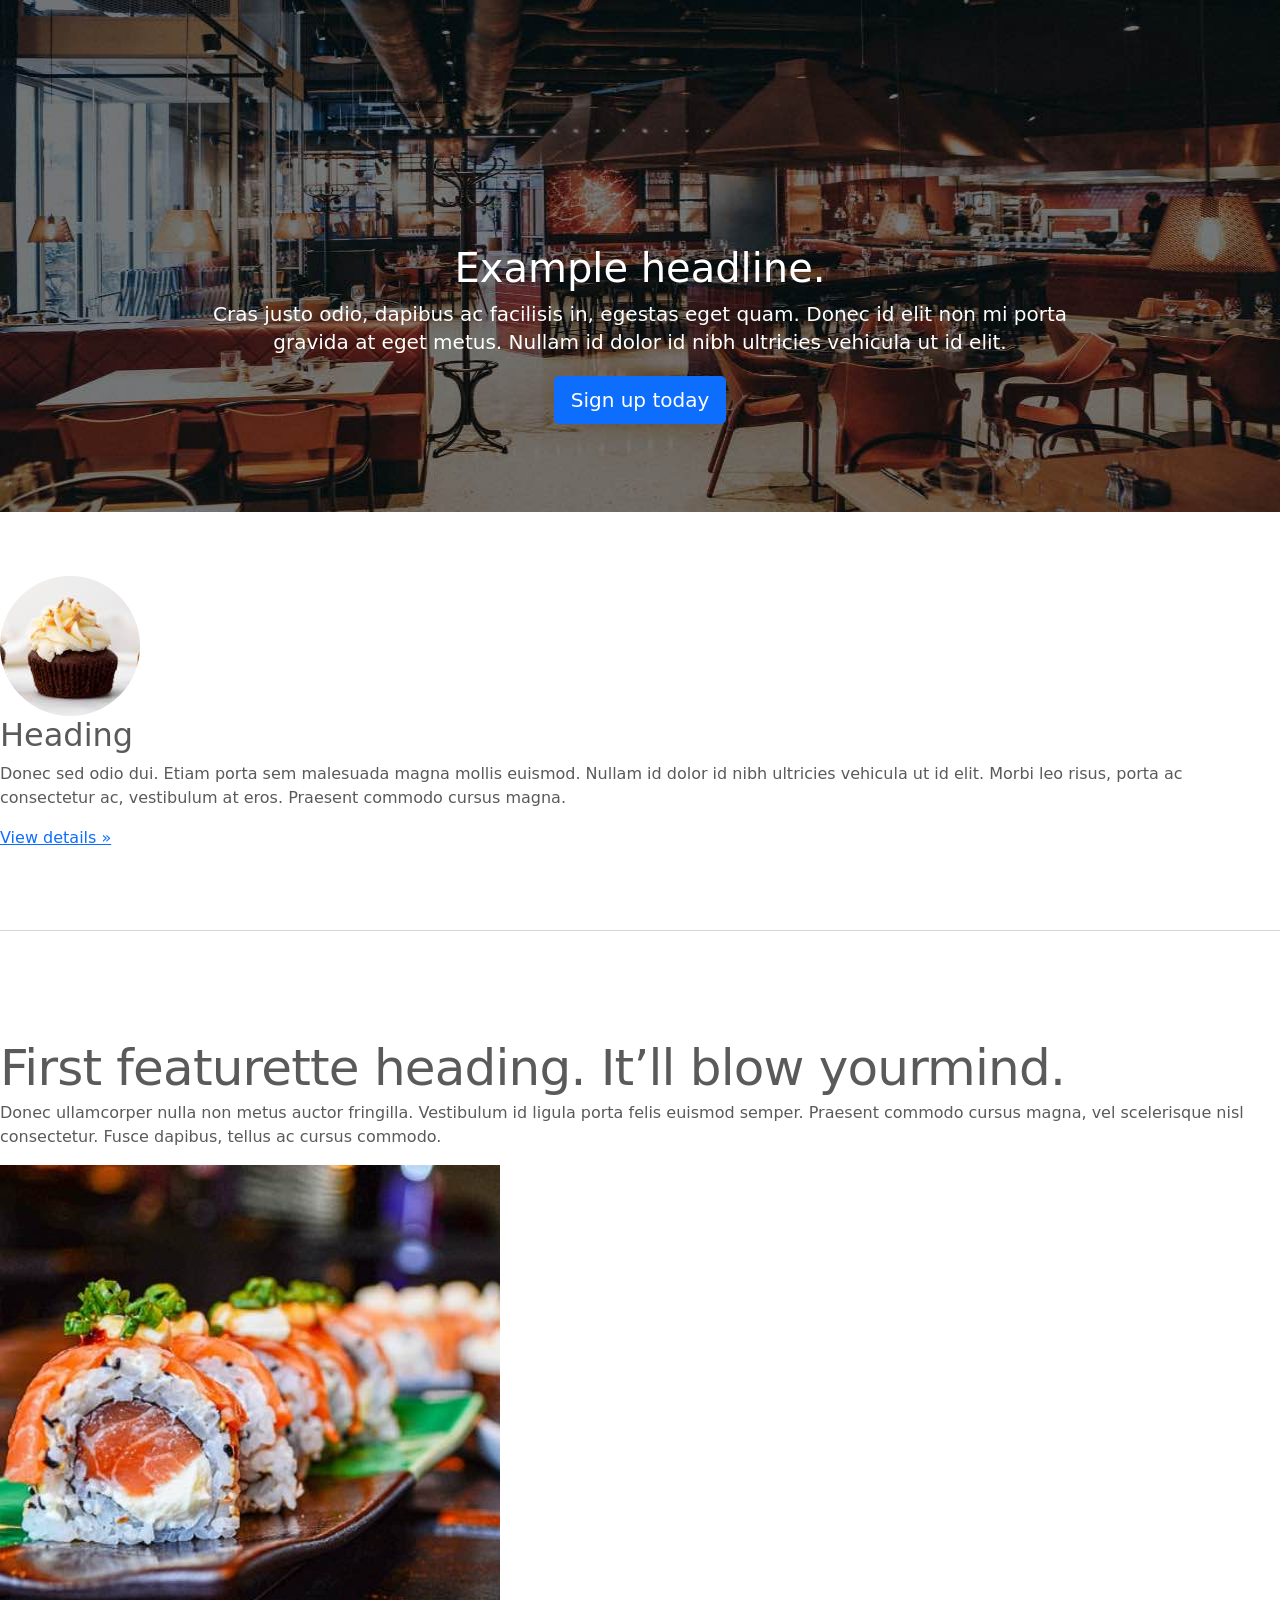
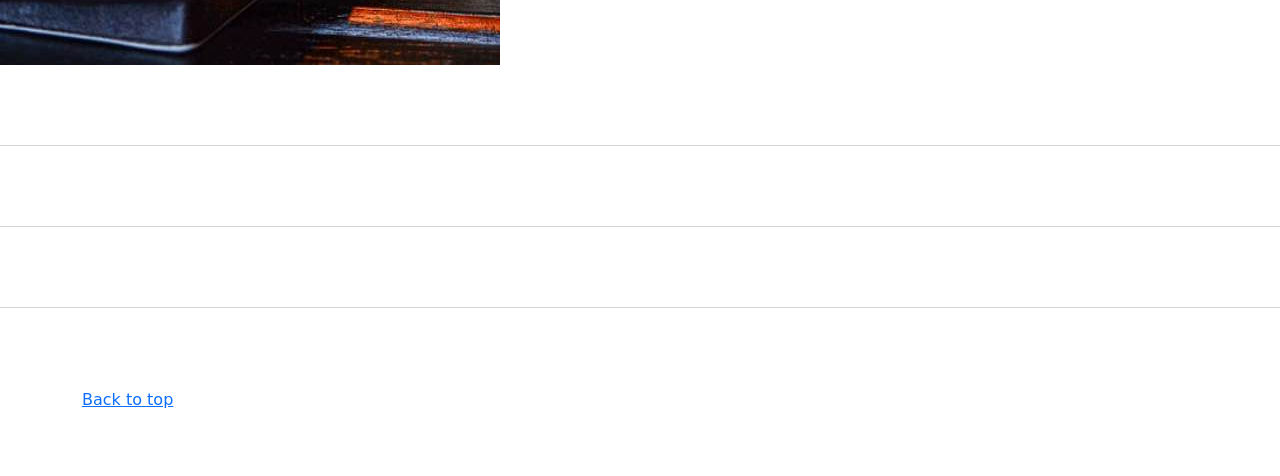
<file: kadai_003/index_for_student.html>
<!doctype html>
<html lang="en">
  <head>
    <meta charset="utf-8">
    <meta name="viewport" content="width=device-width, initial-scale=1">
    <meta name="description" content="">
    <meta name="author" content="Mark Otto, Jacob Thornton, and Bootstrap contributors">
    <meta name="generator" content="Hugo 0.79.0">
    <title>Carousel Template · Bootstrap v5.0</title>
    <link rel="canonical" href="https://getbootstrap.com/docs/5.0/examples/carousel/">
    <!-- ************************************************ bootstrap.min.cssの読み込み -->
    <link href="dist/css/bootstrap.min.css" rel="stylesheet">
    <!-- ************************************************ carousel.cssの読み込み -->
    <link href="carousel.css" rel="stylesheet">
    <!-- ************************************************ bootstrap.bundle.min.jsの読み込み -->
    <script src="dist/js/bootstrap.bundle.min.js" defer></script>
  </head>
 <body>
   <main>
     <!-- ************************************************ カルーセル開始 -->
    <div id="myCarousel" class="carousel slide carousel-fade" data-bs-ride="carousel">
     <div class="carousel-inner">
       <div class="carousel-item active">
         <img src="img/top_1.jpg" alt="サンプル画像1">
         <div class="container">
           <div class="carousel-caption">
             <h1>Example headline.</h1>
             <p>Cras justo odio, dapibus ac facilisis in, egestas eget quam. Donec id elit non mi porta gravida at eget
               metus. Nullam id dolor id nibh ultricies vehicula ut id elit.</p>
             <p><a class="btn btn-lg btn-primary" href="#" role="button">Sign up today</a></p>
           </div>
         </div>
       </div>

        <div class="carousel-item">
         <img src="img/top_2.jpg" alt="サンプル画像2">
         <div class="container">
           <div class="carousel-caption">
             <h1>Example headline.</h1>
             <p>Cras justo odio, dapibus ac facilisis in, egestas eget quam. Donec id elit non mi porta gravida at eget
               metus. Nullam id dolor id nibh ultricies vehicula ut id elit.</p>
             <p><a class="btn btn-lg btn-primary" href="#" role="button">Sign up today</a></p>
           </div>
         </div>
       </div>

       <div class="carousel-item">
         <img src="img/top_3.jpg" alt="サンプル画像3">
         <div class="container">
           <div class="carousel-caption">
             <h1>Example headline.</h1>
             <p>Cras justo odio, dapibus ac facilisis in, egestas eget quam. Donec id elit non mi porta gravida at eget
               metus. Nullam id dolor id nibh ultricies vehicula ut id elit.</p>
             <p><a class="btn btn-lg btn-primary" href="#" role="button">Sign up today</a></p>
           </div>
         </div>
       </div>

       <!-- ここから追加部分 -->
      /======== こちらにコードを追加してください ========/   

       <!-- ここまで -->

     </div>
   </div>
      <!-- <div class="container marketing"> -->
      <div class="">
        <!-- <div class="row"> -->
        <div class="">
          <!-- <div class="col-lg-4"> -->
          <div class="">
            <img src="img/cake.jpg" class="rounded-circle" alt="サンプル画像2">
            <h2>Heading</h2>
            <p>Donec sed odio dui. Etiam porta sem malesuada magna mollis euismod. Nullam id dolor id nibh ultricies
              vehicula ut id elit. Morbi leo risus, porta ac consectetur ac, vestibulum at eros. Praesent commodo cursus
              magna.</p>
            <!-- <p><a class="btn btn-secondary" href="#" role="button">View details &raquo;</a></p> -->
            <p><a class="" href="#" role="button">View details &raquo;</a></p>
          </div>
        </div>
        <hr class="featurette-divider">
        <!-- <div class="row"> -->
        <div class="">
          <!-- <div class="col-md-7"> -->
          <div class="">
            <!-- <h2 class="featurette-heading">First featurette heading. <span class="text-muted">It’ll blow yourmind.</span> -->
            <h2 class="featurette-heading">First featurette heading. <span class="">It’ll blow yourmind.</span></h2>
            <!-- <p class="lead">Donec ullamcorper nulla non metus auctor fringilla. Vestibulum id ligula porta felis
              euismod
              semper. Praesent commodo cursus magna, vel scelerisque nisl consectetur. Fusce dapibus, tellus ac cursus
              commodo.</p> -->
            <p class="">
              Donec ullamcorper nulla non metus auctor fringilla. Vestibulum id ligula porta felis
              euismod
              semper. Praesent commodo cursus magna, vel scelerisque nisl consectetur. Fusce dapibus, tellus ac cursus
              commodo.
            </p>
          </div>
          <!-- <div class="col-md-5"> -->
          <div class="">
            <!-- <img src="img/sushi.jpg" class="img-fluid" alt=""> -->
            <img src="img/sushi.jpg" class="" alt="サンプル画像3">
          </div>
        </div>
        <hr class="featurette-divider">
        <!-- ここにもう一つ左右を反転させたものを作ります。 -->
        <hr class="featurette-divider">
        <!-- ここにもう一つ左右を反転させたものを作ります。 -->
        <hr class="featurette-divider">
        <footer class="container">
          <!-- <p class="float-end"><a href="#">Back to top</a></p> -->
          <p class=""><a href="#">Back to top</a></p>
        </footer>
      </div>
    </main>
  </body>

</html>
</file>
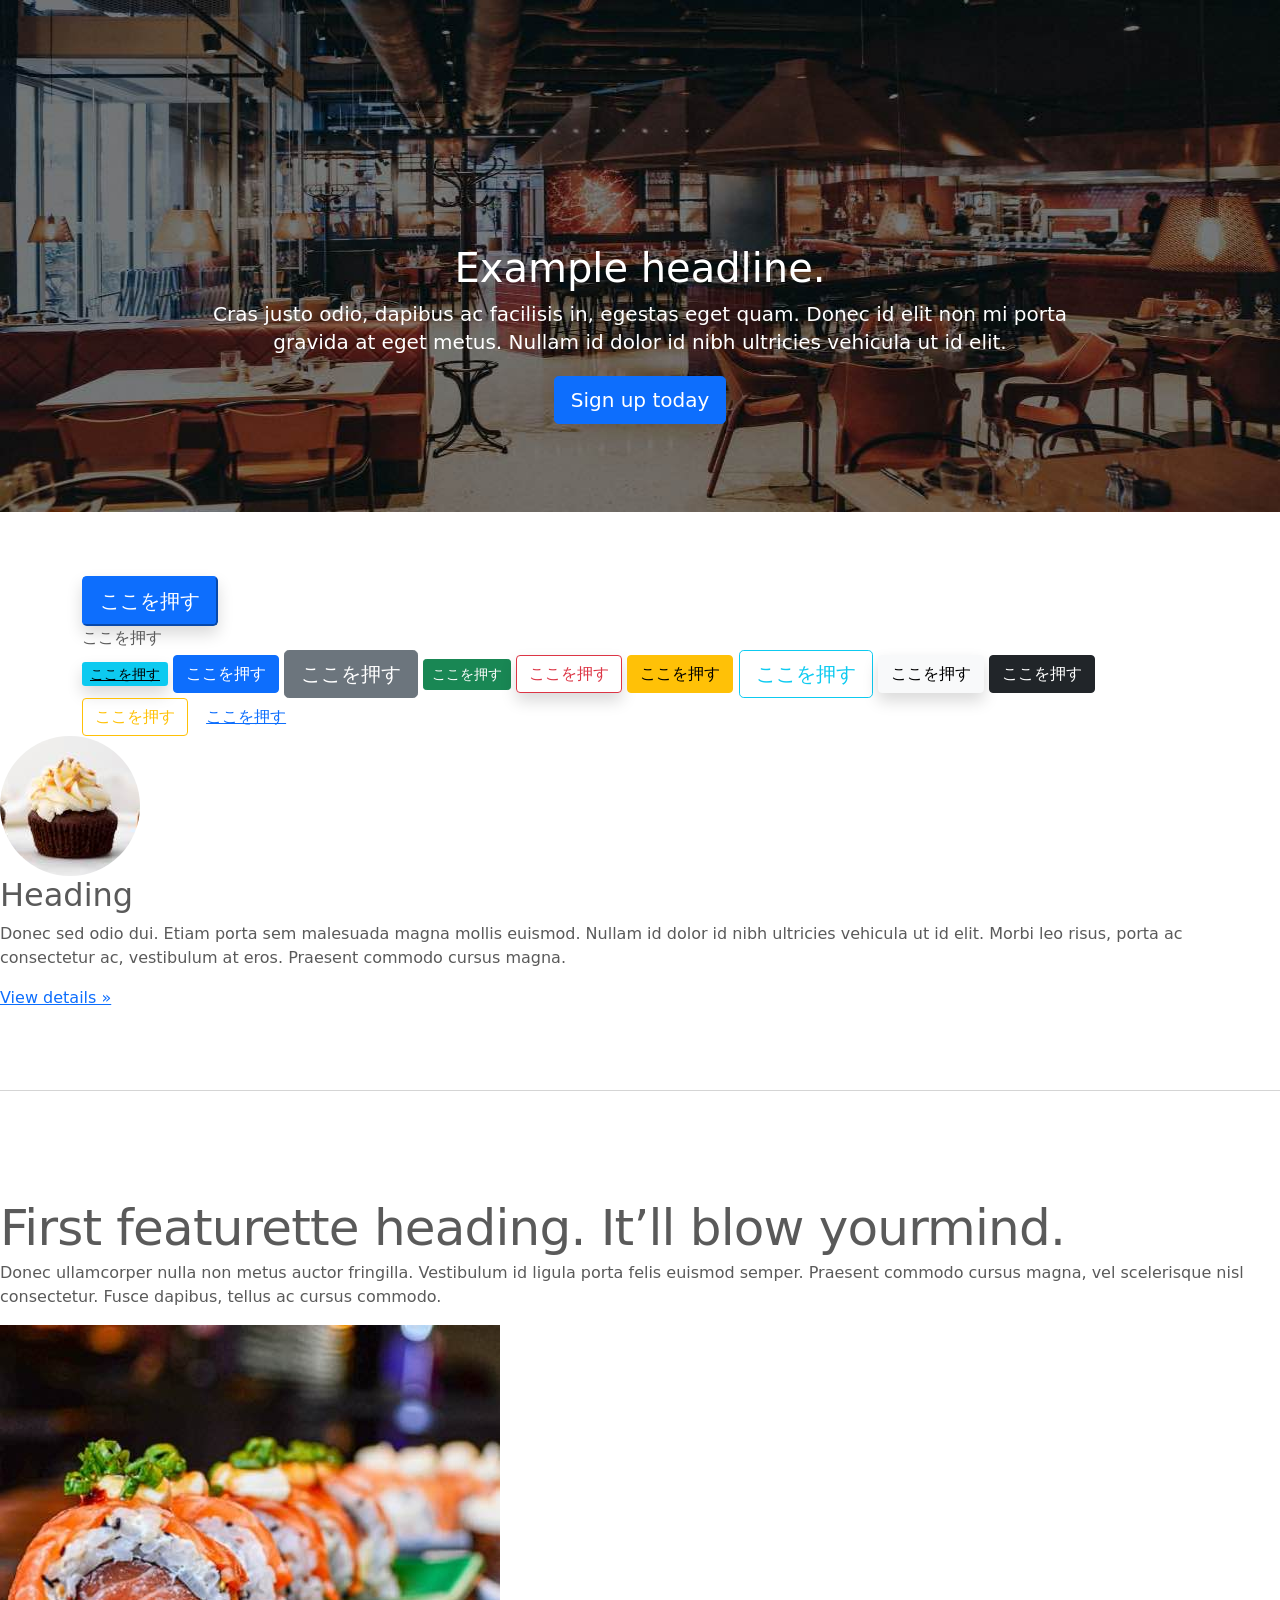
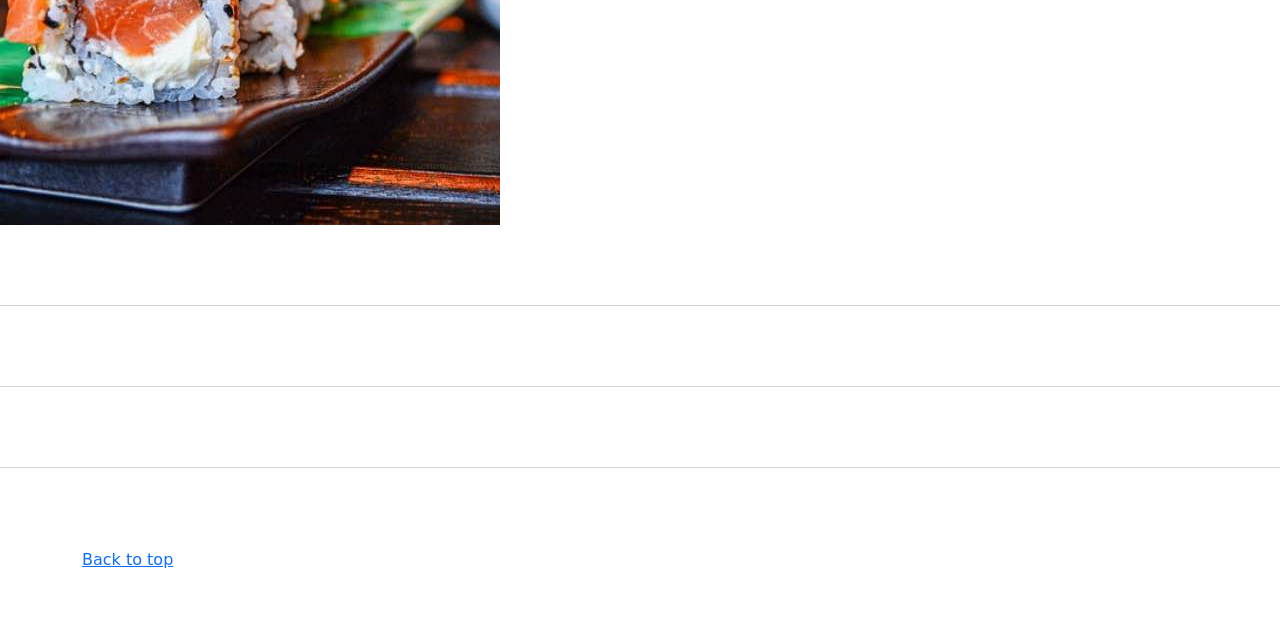
<file: kadai_004/index_for_student.html>
<!doctype html>
<html lang="en">
  <head>
    <meta charset="utf-8">
    <meta name="viewport" content="width=device-width, initial-scale=1">
    <meta name="description" content="">
    <meta name="author" content="Mark Otto, Jacob Thornton, and Bootstrap contributors">
    <meta name="generator" content="Hugo 0.79.0">
    <title>Carousel Template · Bootstrap v5.0</title>
    <link rel="canonical" href="https://getbootstrap.com/docs/5.0/examples/carousel/">
    <!-- ************************************************ bootstrap.min.cssの読み込み -->
    <link href="dist/css/bootstrap.min.css" rel="stylesheet">
    <!-- ************************************************ carousel.cssの読み込み -->
    <link href="carousel.css" rel="stylesheet">
    <!-- ************************************************ bootstrap.bundle.min.jsの読み込み -->
    <script src="dist/js/bootstrap.bundle.min.js" defer></script>
  </head>
 <body>
   <main>
     <!-- ************************************************ カルーセル開始 -->
    <div id="myCarousel" class="carousel slide carousel-fade" data-bs-ride="carousel">
     <div class="carousel-inner">
       <div class="carousel-item active">
         <img src="img/top_1.jpg" alt="サンプル画像1">
         <div class="container">
           <div class="carousel-caption">
             <h1>Example headline.</h1>
             <p>Cras justo odio, dapibus ac facilisis in, egestas eget quam. Donec id elit non mi porta gravida at eget
               metus. Nullam id dolor id nibh ultricies vehicula ut id elit.</p>
             <p><a class="btn btn-lg btn-primary" href="#" role="button">Sign up today</a></p>
           </div>
         </div>
       </div>

        <div class="carousel-item">
         <img src="img/top_2.jpg" alt="サンプル画像2">
         <div class="container">
           <div class="carousel-caption">
             <h1>Example headline.</h1>
             <p>Cras justo odio, dapibus ac facilisis in, egestas eget quam. Donec id elit non mi porta gravida at eget
               metus. Nullam id dolor id nibh ultricies vehicula ut id elit.</p>
             <p><a class="btn btn-lg btn-primary" href="#" role="button">Sign up today</a></p>
           </div>
         </div>
       </div>

       <div class="carousel-item">
         <img src="img/top_3.jpg" alt="サンプル画像3">
         <div class="container">
           <div class="carousel-caption">
             <h1>Example headline.</h1>
             <p>Cras justo odio, dapibus ac facilisis in, egestas eget quam. Donec id elit non mi porta gravida at eget
               metus. Nullam id dolor id nibh ultricies vehicula ut id elit.</p>
             <p><a class="btn btn-lg btn-primary" href="#" role="button">Sign up today</a></p>
           </div>
         </div>
       </div>

       <!-- ここから追加部分 -->
      /======== こちらにコードを追加してください ========/   

       

     </div>
   </div>
   <!-- ここまで -->
         <div class="container">

     <style>
        
       /* ここにCSSを記載します。 */
       
     </style>

    <!-- buttonテスト -->
       <button class="btn-primary btn-lg shadow">ここを押す</button>
        <div class="button-test">ここを押す</div>

       <a href="" class="btn-info btn-sm shadow">ここを押す</a>

       <!-- ここから追加部分 -->      
      
           <button type="button" class="btn btn-primary">ここを押す</button>
<button type="button" class="btn btn-secondary btn-lg">ここを押す</button>
<button type="button" class="btn btn-success btn-sm">ここを押す</button>
<button type="button" class="btn btn-outline-danger shadow">ここを押す</button>
<button type="button" class="btn btn-warning">ここを押す</button>
<button type="button" class="btn btn-outline-info btn-lg">ここを押す</button>
<button type="button" class="btn btn-light shadow">ここを押す</button>
<button type="button" class="btn btn-dark">ここを押す</button>
<button type="button" class="btn btn-outline-warning">ここを押す</button>
          <button type="button" class="btn btn-link">ここを押す</button> 
       <!-- ここまで -->

   </div>
      <!-- <div class="container marketing"> -->
      <div class="">
        <!-- <div class="row"> -->
        <div class="">
          <!-- <div class="col-lg-4"> -->
          <div class="">
            <img src="img/cake.jpg" class="rounded-circle" alt="サンプル画像2">
            <h2>Heading</h2>
            <p>Donec sed odio dui. Etiam porta sem malesuada magna mollis euismod. Nullam id dolor id nibh ultricies
              vehicula ut id elit. Morbi leo risus, porta ac consectetur ac, vestibulum at eros. Praesent commodo cursus
              magna.</p>
            <!-- <p><a class="btn btn-secondary" href="#" role="button">View details &raquo;</a></p> -->
            <p><a class="" href="#" role="button">View details &raquo;</a></p>
          </div>
        </div>
        <hr class="featurette-divider">
        <!-- <div class="row"> -->
        <div class="">
          <!-- <div class="col-md-7"> -->
          <div class="">
            <!-- <h2 class="featurette-heading">First featurette heading. <span class="text-muted">It’ll blow yourmind.</span> -->
            <h2 class="featurette-heading">First featurette heading. <span class="">It’ll blow yourmind.</span></h2>
            <!-- <p class="lead">Donec ullamcorper nulla non metus auctor fringilla. Vestibulum id ligula porta felis
              euismod
              semper. Praesent commodo cursus magna, vel scelerisque nisl consectetur. Fusce dapibus, tellus ac cursus
              commodo.</p> -->
            <p class="">
              Donec ullamcorper nulla non metus auctor fringilla. Vestibulum id ligula porta felis
              euismod
              semper. Praesent commodo cursus magna, vel scelerisque nisl consectetur. Fusce dapibus, tellus ac cursus
              commodo.
            </p>
          </div>
          <!-- <div class="col-md-5"> -->
          <div class="">
            <!-- <img src="img/sushi.jpg" class="img-fluid" alt=""> -->
            <img src="img/sushi.jpg" class="" alt="サンプル画像3">
          </div>
        </div>
        <hr class="featurette-divider">
        <!-- ここにもう一つ左右を反転させたものを作ります。 -->
        <hr class="featurette-divider">
        <!-- ここにもう一つ左右を反転させたものを作ります。 -->
        <hr class="featurette-divider">
        <footer class="container">
          <!-- <p class="float-end"><a href="#">Back to top</a></p> -->
          <p class=""><a href="#">Back to top</a></p>
        </footer>
      </div>
    </main>
  </body>

</html>
</file>
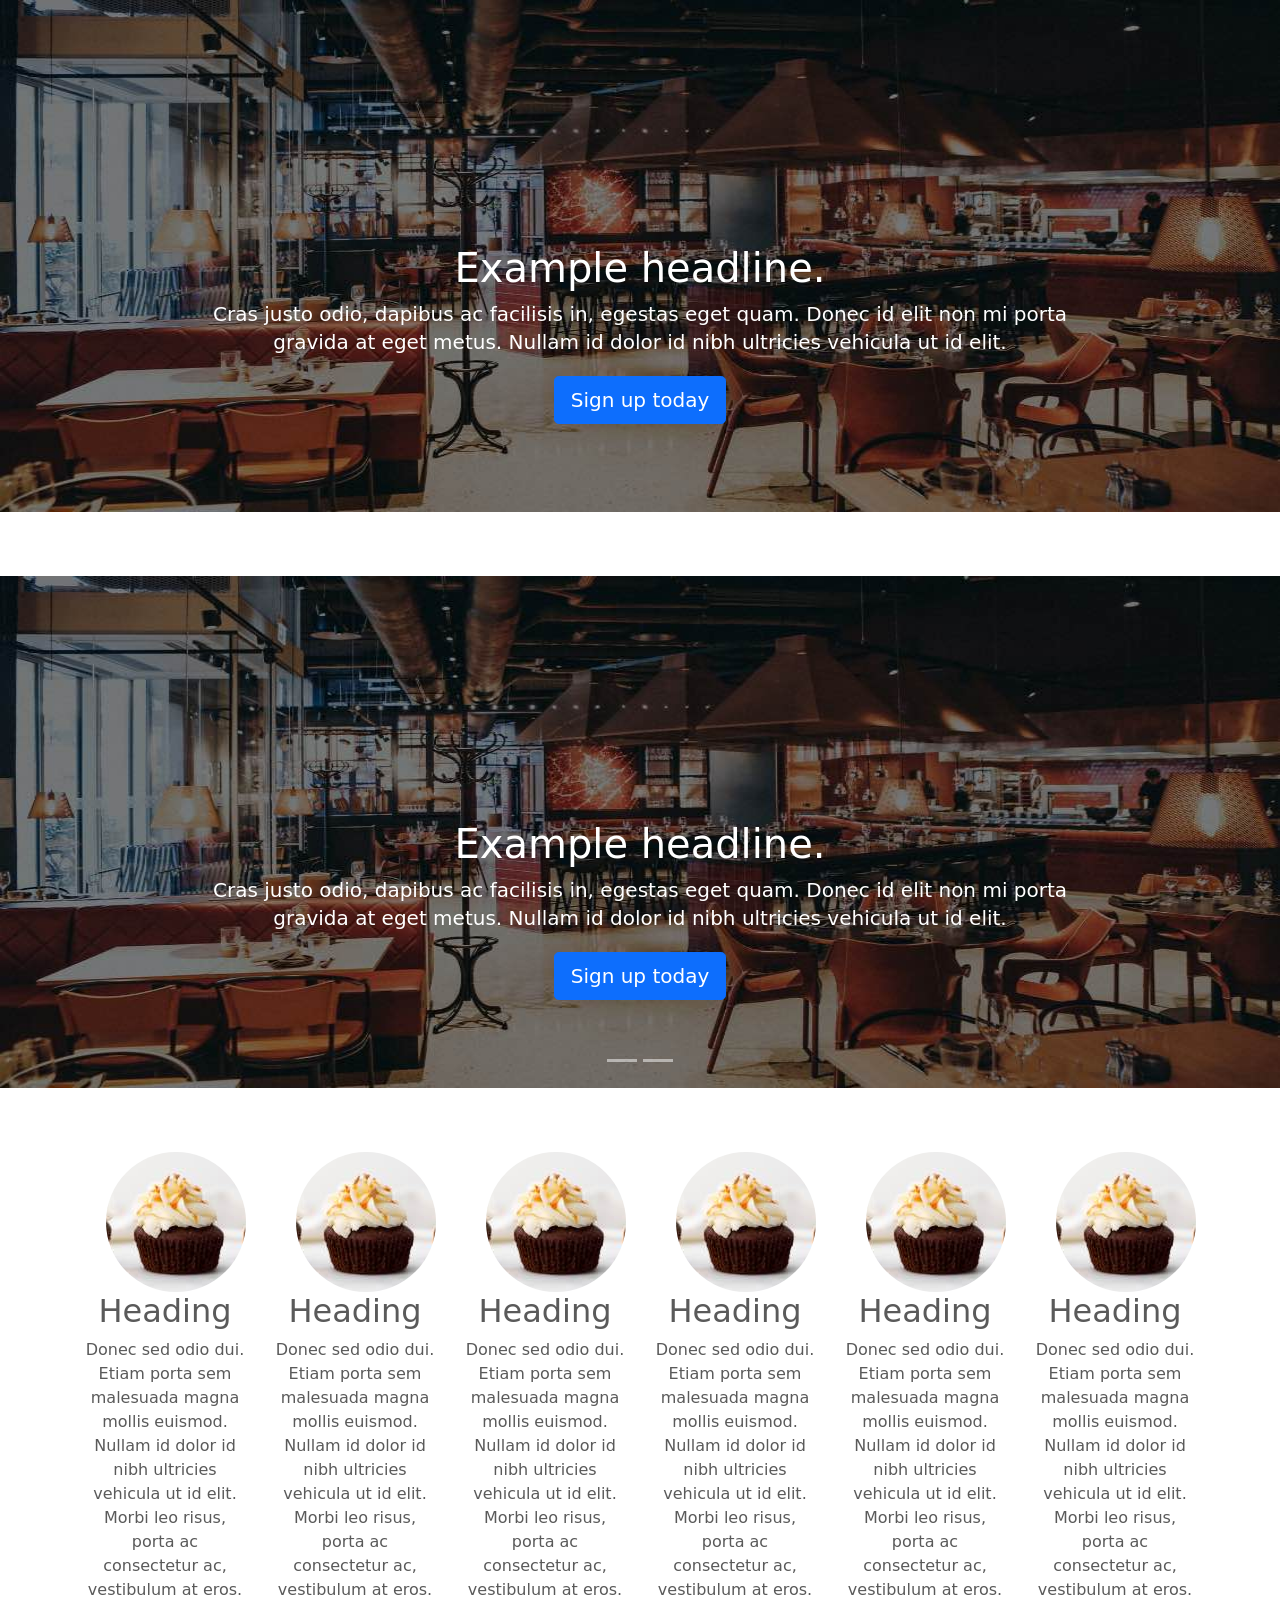
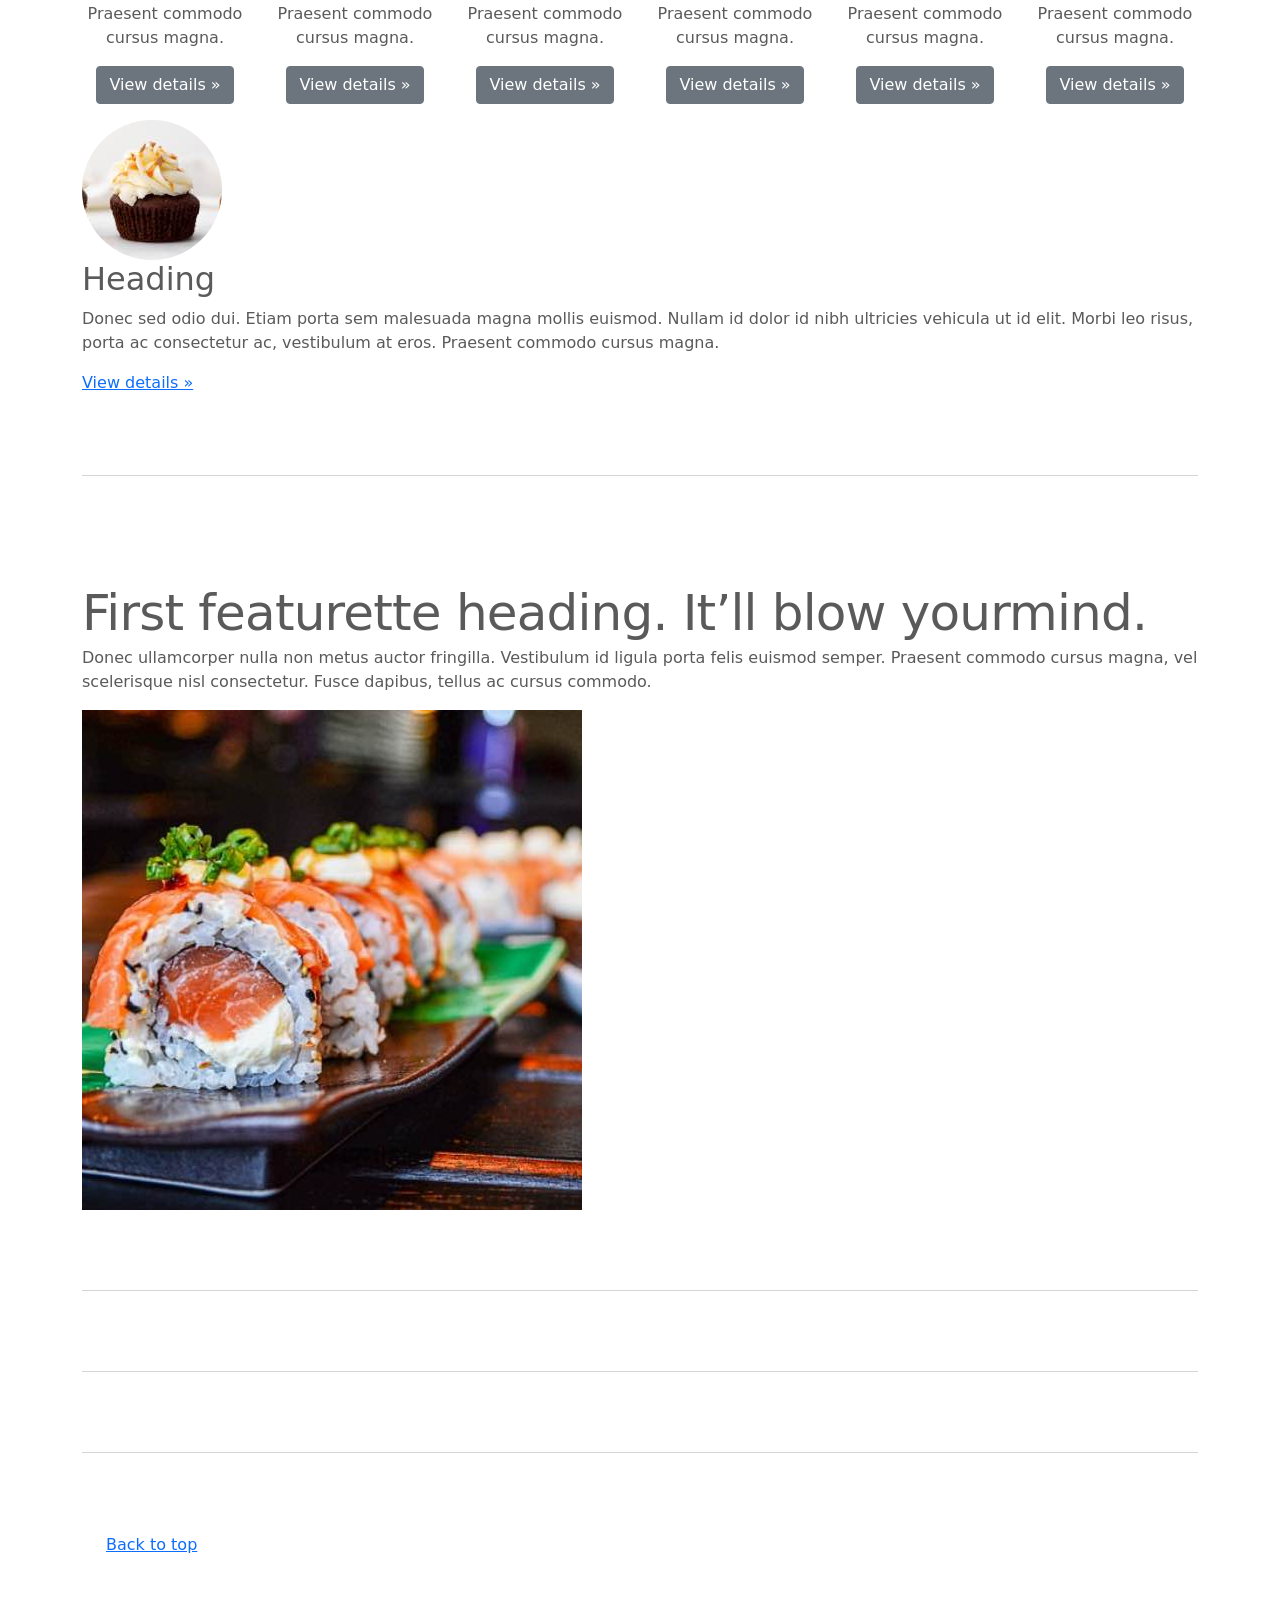
<file: kadai_005/index_for_student.html>
<!doctype html>
<html lang="en">
  <head>
    <meta charset="utf-8">
    <meta name="viewport" content="width=device-width, initial-scale=1">
    <meta name="description" content="">
    <meta name="author" content="Mark Otto, Jacob Thornton, and Bootstrap contributors">
    <meta name="generator" content="Hugo 0.79.0">
    <title>Carousel Template · Bootstrap v5.0</title>
    <link rel="canonical" href="https://getbootstrap.com/docs/5.0/examples/carousel/">
    <!-- ************************************************ bootstrap.min.cssの読み込み -->
    <link href="dist/css/bootstrap.min.css" rel="stylesheet">
    <!-- ************************************************ carousel.cssの読み込み -->
    <link href="carousel.css" rel="stylesheet">
    <!-- ************************************************ bootstrap.bundle.min.jsの読み込み -->
    <script src="dist/js/bootstrap.bundle.min.js" defer></script>
  </head>
 <body>
   <main>
     <!-- ************************************************ カルーセル開始 -->
    <div id="myCarousel" class="carousel slide carousel-fade" data-bs-ride="carousel">
     <div class="carousel-inner">
       <div class="carousel-item active">
         <img src="img/top_1.jpg" alt="サンプル画像1">
         <div class="container">
           <div class="carousel-caption">
             <h1>Example headline.</h1>
             <p>Cras justo odio, dapibus ac facilisis in, egestas eget quam. Donec id elit non mi porta gravida at eget
               metus. Nullam id dolor id nibh ultricies vehicula ut id elit.</p>
             <p><a class="btn btn-lg btn-primary" href="#" role="button">Sign up today</a></p>
           </div>
         </div>
       </div>

        <div class="carousel-item">
         <img src="img/top_2.jpg" alt="サンプル画像2">
         <div class="container">
           <div class="carousel-caption">
             <h1>Example headline.</h1>
             <p>Cras justo odio, dapibus ac facilisis in, egestas eget quam. Donec id elit non mi porta gravida at eget
               metus. Nullam id dolor id nibh ultricies vehicula ut id elit.</p>
             <p><a class="btn btn-lg btn-primary" href="#" role="button">Sign up today</a></p>
           </div>
         </div>
       </div>

       <div class="carousel-item">
         <img src="img/top_3.jpg" alt="サンプル画像3">
         <div class="container">
           <div class="carousel-caption">
             <h1>Example headline.</h1>
             <p>Cras justo odio, dapibus ac facilisis in, egestas eget quam. Donec id elit non mi porta gravida at eget
               metus. Nullam id dolor id nibh ultricies vehicula ut id elit.</p>
             <p><a class="btn btn-lg btn-primary" href="#" role="button">Sign up today</a></p>
           </div>
         </div>
       </div>

       <!-- ここから追加部分 -->
      /======== こちらにコードを追加してください ========/   

       <!-- ここまで -->

     </div>
   </div>

     <!-- カルーセル開始 -->
     <!-- carousel クラス と slide クラスを適用します -->
     <div id="myCarousel" class="carousel slide" data-bs-ride="carousel">
       <ol class="carousel-indicators">
         <li data-bs-target="#carouselExampleCaptions" data-bs-slide-to="1"></li>
         <li data-bs-target="#carouselExampleCaptions" data-bs-slide-to="2"></li>
       </ol>
       <div class="carousel-inner">
         <div class="carousel-item active">
           <img src="img/top_1.jpg" alt="サンプル画像1">
           <div class="container">
             <div class="carousel-caption">
               <h1>Example headline.</h1>
               <p>Cras justo odio, dapibus ac facilisis in, egestas eget quam. Donec id elit non mi porta gravida at eget
                 metus. Nullam id dolor id nibh ultricies vehicula ut id elit.</p>
                 <p><a class="btn btn-lg btn-primary" href="#" role="button">Sign up today</a></p>
             </div>
           </div>
         </div>
       </div>
     </div>
     <!-- ************************************************ カルーセル終了 -->


     <div class="container">
      <div class="row">
  
      <!-- ここのclassを変更する -->
       <div class="col-6 col-md-2 text-center"> 
      <!-- ここまで --> 

　     <img src="img/cake.jpg" class="rounded-circle" alt="サンプル画像2">
        <h2>Heading</h2>
        <p>
         Donec sed odio dui. Etiam porta sem malesuada magna mollis
         euismod. Nullam id dolor id nibh ultricies vehicula ut id elit.
         Morbi leo risus, porta ac consectetur ac, vestibulum at eros.
         Praesent commodo cursus magna.
       </p>
       <p>
        <a class="btn btn-secondary" href="#" role="button">View details &raquo;</a>
       </p>
     </div>
     <!-- 残り5つも同様に変更する -->
        
  
      <!-- ここのclassを変更する -->
       <div class="col-6 col-md-2 text-center"> 
      <!-- ここまで --> 

　     <img src="img/cake.jpg" class="rounded-circle" alt="サンプル画像2">
        <h2>Heading</h2>
        <p>
         Donec sed odio dui. Etiam porta sem malesuada magna mollis
         euismod. Nullam id dolor id nibh ultricies vehicula ut id elit.
         Morbi leo risus, porta ac consectetur ac, vestibulum at eros.
         Praesent commodo cursus magna.
       </p>
       <p>
        <a class="btn btn-secondary" href="#" role="button">View details &raquo;</a>
       </p>
     </div>
     <!-- 残り5つも同様に変更する -->

  
      <!-- ここのclassを変更する -->
       <div class="col-6 col-md-2 text-center"> 
      <!-- ここまで --> 

　     <img src="img/cake.jpg" class="rounded-circle" alt="サンプル画像2">
        <h2>Heading</h2>
        <p>
         Donec sed odio dui. Etiam porta sem malesuada magna mollis
         euismod. Nullam id dolor id nibh ultricies vehicula ut id elit.
         Morbi leo risus, porta ac consectetur ac, vestibulum at eros.
         Praesent commodo cursus magna.
       </p>
       <p>
        <a class="btn btn-secondary" href="#" role="button">View details &raquo;</a>
       </p>
     </div>
     <!-- 残り5つも同様に変更する -->

        <!-- ここのclassを変更する -->
       <div class="col-6 col-md-2 text-center"> 
      <!-- ここまで --> 

　     <img src="img/cake.jpg" class="rounded-circle" alt="サンプル画像2">
        <h2>Heading</h2>
        <p>
         Donec sed odio dui. Etiam porta sem malesuada magna mollis
         euismod. Nullam id dolor id nibh ultricies vehicula ut id elit.
         Morbi leo risus, porta ac consectetur ac, vestibulum at eros.
         Praesent commodo cursus magna.
       </p>
       <p>
        <a class="btn btn-secondary" href="#" role="button">View details &raquo;</a>
       </p>
     </div>
     <!-- 残り5つも同様に変更する -->
        
      <!-- ここのclassを変更する -->
       <div class="col-6 col-md-2 text-center"> 
      <!-- ここまで --> 

　     <img src="img/cake.jpg" class="rounded-circle" alt="サンプル画像2">
        <h2>Heading</h2>
        <p>
         Donec sed odio dui. Etiam porta sem malesuada magna mollis
         euismod. Nullam id dolor id nibh ultricies vehicula ut id elit.
         Morbi leo risus, porta ac consectetur ac, vestibulum at eros.
         Praesent commodo cursus magna.
       </p>
       <p>
        <a class="btn btn-secondary" href="#" role="button">View details &raquo;</a>
       </p>
     </div>
     <!-- 残り5つも同様に変更する -->

      <!-- ここのclassを変更する -->
       <div class="col-6 col-md-2 text-center"> 
      <!-- ここまで --> 

　     <img src="img/cake.jpg" class="rounded-circle" alt="サンプル画像2">
        <h2>Heading</h2>
        <p>
         Donec sed odio dui. Etiam porta sem malesuada magna mollis
         euismod. Nullam id dolor id nibh ultricies vehicula ut id elit.
         Morbi leo risus, porta ac consectetur ac, vestibulum at eros.
         Praesent commodo cursus magna.
       </p>
       <p>
        <a class="btn btn-secondary" href="#" role="button">View details &raquo;</a>
       </p>
     </div>
     <!-- 残り5つも同様に変更する -->

      <!-- <div class="container marketing"> -->
      <div class="">
        <!-- <div class="row"> -->
        <div class="">
          <!-- <div class="col-lg-4"> -->
          <div class="">
            <img src="img/cake.jpg" class="rounded-circle" alt="サンプル画像2">
            <h2>Heading</h2>
            <p>Donec sed odio dui. Etiam porta sem malesuada magna mollis euismod. Nullam id dolor id nibh ultricies
              vehicula ut id elit. Morbi leo risus, porta ac consectetur ac, vestibulum at eros. Praesent commodo cursus
              magna.</p>
            <!-- <p><a class="btn btn-secondary" href="#" role="button">View details &raquo;</a></p> -->
            <p><a class="" href="#" role="button">View details &raquo;</a></p>
          </div>
        </div>
        <hr class="featurette-divider">
        <!-- <div class="row"> -->
        <div class="">
          <!-- <div class="col-md-7"> -->
          <div class="">
            <!-- <h2 class="featurette-heading">First featurette heading. <span class="text-muted">It’ll blow yourmind.</span> -->
            <h2 class="featurette-heading">First featurette heading. <span class="">It’ll blow yourmind.</span></h2>
            <!-- <p class="lead">Donec ullamcorper nulla non metus auctor fringilla. Vestibulum id ligula porta felis
              euismod
              semper. Praesent commodo cursus magna, vel scelerisque nisl consectetur. Fusce dapibus, tellus ac cursus
              commodo.</p> -->
            <p class="">
              Donec ullamcorper nulla non metus auctor fringilla. Vestibulum id ligula porta felis
              euismod
              semper. Praesent commodo cursus magna, vel scelerisque nisl consectetur. Fusce dapibus, tellus ac cursus
              commodo.
            </p>
          </div>
          <!-- <div class="col-md-5"> -->
          <div class="">
            <!-- <img src="img/sushi.jpg" class="img-fluid" alt=""> -->
            <img src="img/sushi.jpg" class="" alt="サンプル画像3">
          </div>
        </div>
        <hr class="featurette-divider">
        <!-- ここにもう一つ左右を反転させたものを作ります。 -->
        <hr class="featurette-divider">
        <!-- ここにもう一つ左右を反転させたものを作ります。 -->
        <hr class="featurette-divider">
        <footer class="container">
          <!-- <p class="float-end"><a href="#">Back to top</a></p> -->
          <p class=""><a href="#">Back to top</a></p>
        </footer>
      </div>
    </main>
  </body>

</html>
</file>
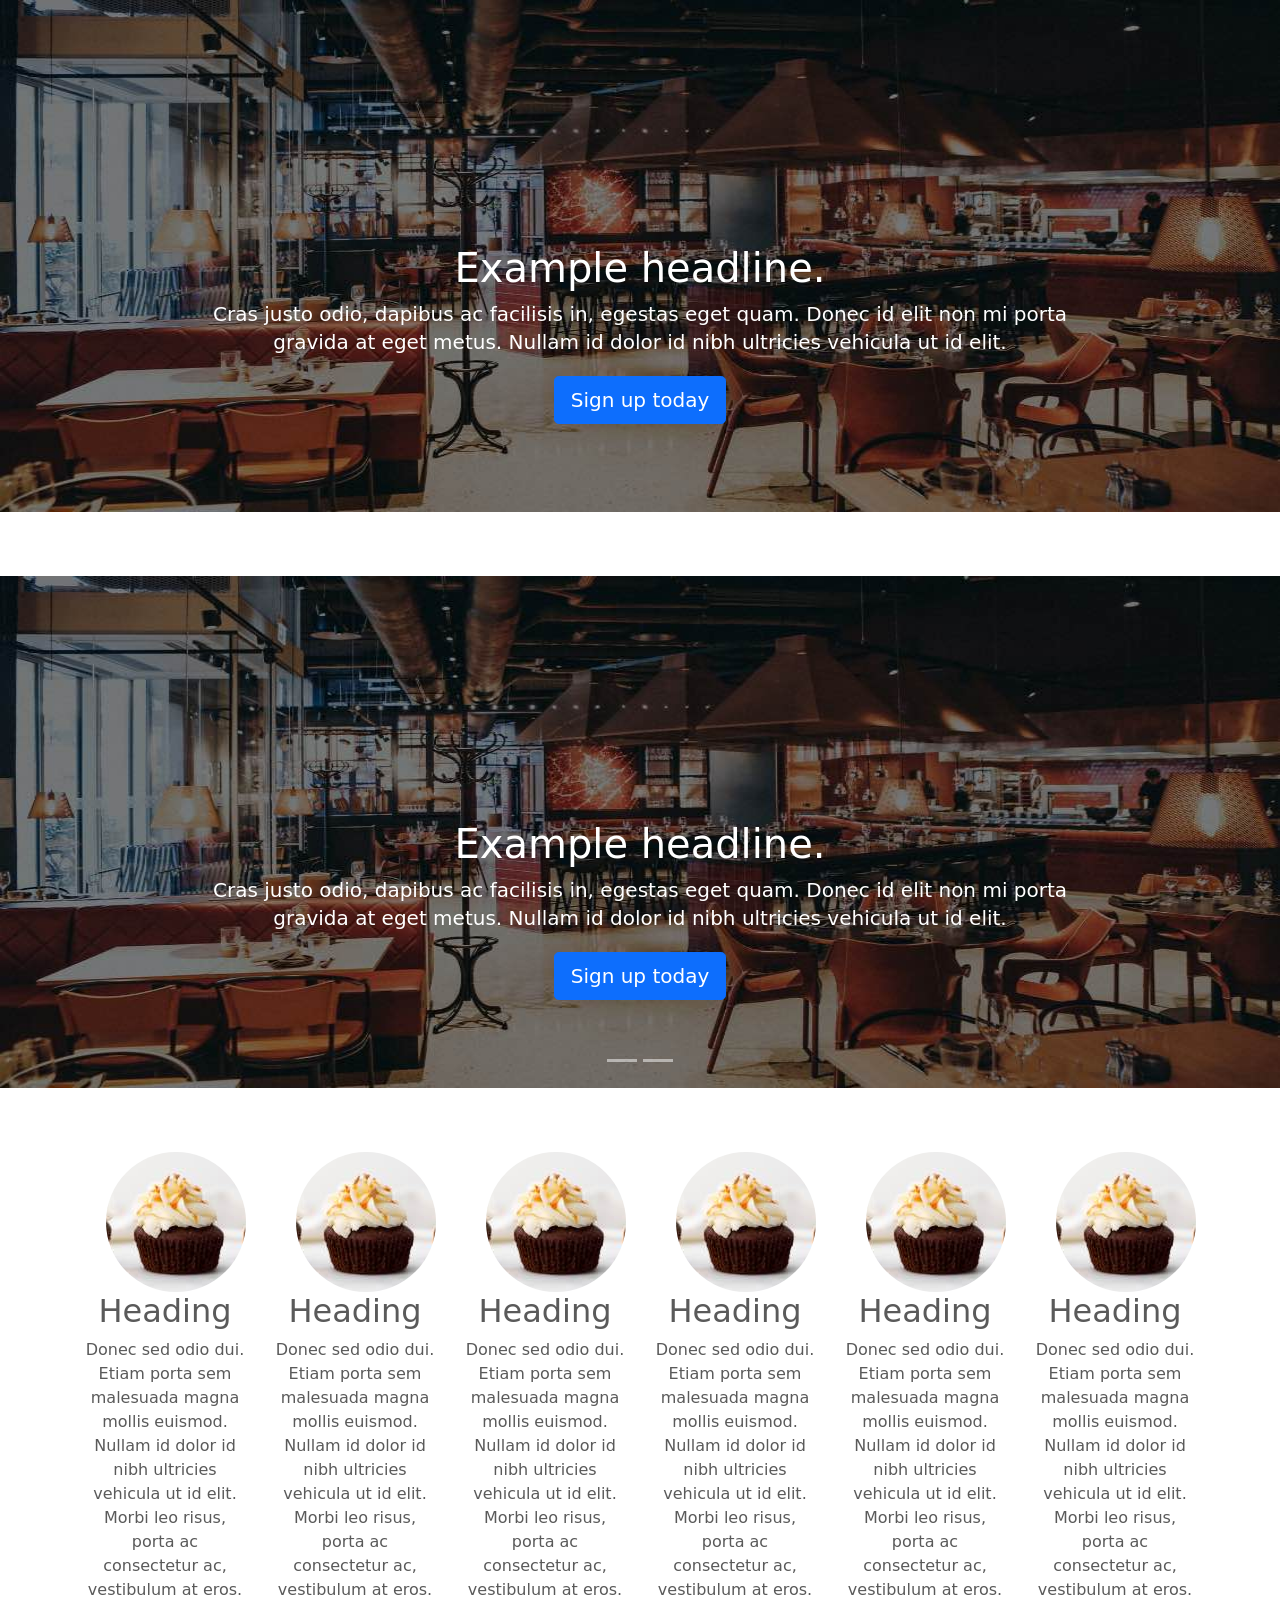
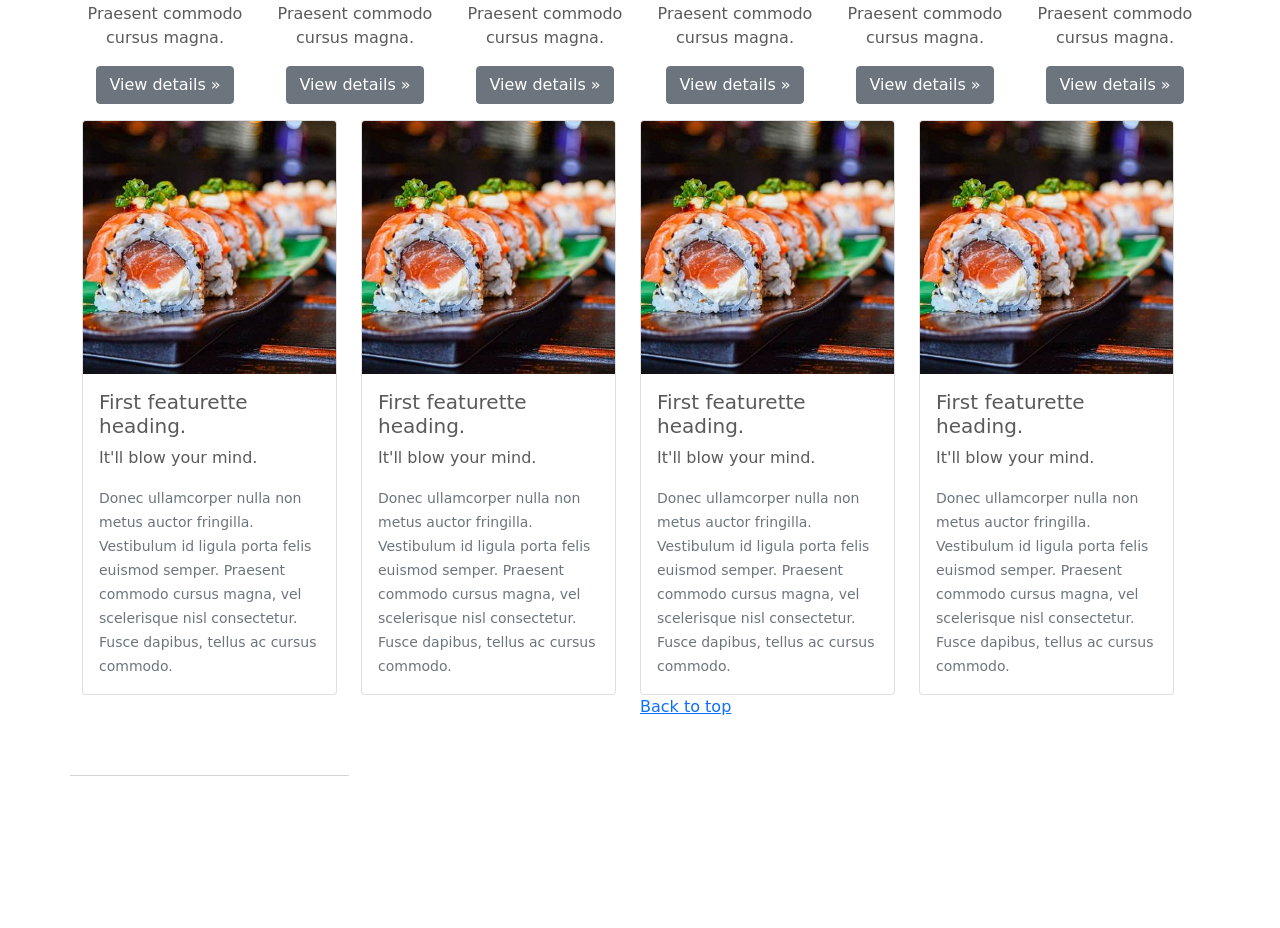
<file: kadai_006/index_for_student.html>
<!doctype html>
<html lang="en">
  <head>
    <meta charset="utf-8">
    <meta name="viewport" content="width=device-width, initial-scale=1">
    <meta name="description" content="">
    <meta name="author" content="Mark Otto, Jacob Thornton, and Bootstrap contributors">
    <meta name="generator" content="Hugo 0.79.0">
    <title>Carousel Template · Bootstrap v5.0</title>
    <link rel="canonical" href="https://getbootstrap.com/docs/5.0/examples/carousel/">
    <!-- ************************************************ bootstrap.min.cssの読み込み -->
    <link href="dist/css/bootstrap.min.css" rel="stylesheet">
    <!-- ************************************************ carousel.cssの読み込み -->
    <link href="carousel.css" rel="stylesheet">
    <!-- ************************************************ bootstrap.bundle.min.jsの読み込み -->
    <script src="dist/js/bootstrap.bundle.min.js" defer></script>
  </head>
 <body>
   <main>
     <!-- ************************************************ カルーセル開始 -->
    <div id="myCarousel" class="carousel slide carousel-fade" data-bs-ride="carousel">
     <div class="carousel-inner">
       <div class="carousel-item active">
         <img src="img/top_1.jpg" alt="サンプル画像1">
         <div class="container">
           <div class="carousel-caption">
             <h1>Example headline.</h1>
             <p>Cras justo odio, dapibus ac facilisis in, egestas eget quam. Donec id elit non mi porta gravida at eget
               metus. Nullam id dolor id nibh ultricies vehicula ut id elit.</p>
             <p><a class="btn btn-lg btn-primary" href="#" role="button">Sign up today</a></p>
           </div>
         </div>
       </div>

        <div class="carousel-item">
         <img src="img/top_2.jpg" alt="サンプル画像2">
         <div class="container">
           <div class="carousel-caption">
             <h1>Example headline.</h1>
             <p>Cras justo odio, dapibus ac facilisis in, egestas eget quam. Donec id elit non mi porta gravida at eget
               metus. Nullam id dolor id nibh ultricies vehicula ut id elit.</p>
             <p><a class="btn btn-lg btn-primary" href="#" role="button">Sign up today</a></p>
           </div>
         </div>
       </div>

       <div class="carousel-item">
         <img src="img/top_3.jpg" alt="サンプル画像3">
         <div class="container">
           <div class="carousel-caption">
             <h1>Example headline.</h1>
             <p>Cras justo odio, dapibus ac facilisis in, egestas eget quam. Donec id elit non mi porta gravida at eget
               metus. Nullam id dolor id nibh ultricies vehicula ut id elit.</p>
             <p><a class="btn btn-lg btn-primary" href="#" role="button">Sign up today</a></p>
           </div>
         </div>
       </div>

       <!-- ここから追加部分 -->
      /======== こちらにコードを追加してください ========/   

       <!-- ここまで -->

     </div>
   </div>

     <!-- カルーセル開始 -->
     <!-- carousel クラス と slide クラスを適用します -->
     <div id="myCarousel" class="carousel slide" data-bs-ride="carousel">
       <ol class="carousel-indicators">
         <li data-bs-target="#carouselExampleCaptions" data-bs-slide-to="1"></li>
         <li data-bs-target="#carouselExampleCaptions" data-bs-slide-to="2"></li>
       </ol>
       <div class="carousel-inner">
         <div class="carousel-item active">
           <img src="img/top_1.jpg" alt="サンプル画像1">
           <div class="container">
             <div class="carousel-caption">
               <h1>Example headline.</h1>
               <p>Cras justo odio, dapibus ac facilisis in, egestas eget quam. Donec id elit non mi porta gravida at eget
                 metus. Nullam id dolor id nibh ultricies vehicula ut id elit.</p>
                 <p><a class="btn btn-lg btn-primary" href="#" role="button">Sign up today</a></p>
             </div>
           </div>
         </div>
       </div>
     </div>
     <!-- ************************************************ カルーセル終了 -->


     <div class="container">
      <div class="row">
  
      <!-- ここのclassを変更する -->
       <div class="col-6 col-md-2 text-center"> 
      <!-- ここまで --> 

　     <img src="img/cake.jpg" class="rounded-circle" alt="サンプル画像2">
        <h2>Heading</h2>
        <p>
         Donec sed odio dui. Etiam porta sem malesuada magna mollis
         euismod. Nullam id dolor id nibh ultricies vehicula ut id elit.
         Morbi leo risus, porta ac consectetur ac, vestibulum at eros.
         Praesent commodo cursus magna.
       </p>
       <p>
        <a class="btn btn-secondary" href="#" role="button">View details &raquo;</a>
       </p>
     </div>
     <!-- 残り5つも同様に変更する -->
        
  
      <!-- ここのclassを変更する -->
       <div class="col-6 col-md-2 text-center"> 
      <!-- ここまで --> 

　     <img src="img/cake.jpg" class="rounded-circle" alt="サンプル画像2">
        <h2>Heading</h2>
        <p>
         Donec sed odio dui. Etiam porta sem malesuada magna mollis
         euismod. Nullam id dolor id nibh ultricies vehicula ut id elit.
         Morbi leo risus, porta ac consectetur ac, vestibulum at eros.
         Praesent commodo cursus magna.
       </p>
       <p>
        <a class="btn btn-secondary" href="#" role="button">View details &raquo;</a>
       </p>
     </div>
     <!-- 残り5つも同様に変更する -->

  
      <!-- ここのclassを変更する -->
       <div class="col-6 col-md-2 text-center"> 
      <!-- ここまで --> 

　     <img src="img/cake.jpg" class="rounded-circle" alt="サンプル画像2">
        <h2>Heading</h2>
        <p>
         Donec sed odio dui. Etiam porta sem malesuada magna mollis
         euismod. Nullam id dolor id nibh ultricies vehicula ut id elit.
         Morbi leo risus, porta ac consectetur ac, vestibulum at eros.
         Praesent commodo cursus magna.
       </p>
       <p>
        <a class="btn btn-secondary" href="#" role="button">View details &raquo;</a>
       </p>
     </div>
     <!-- 残り5つも同様に変更する -->

        <!-- ここのclassを変更する -->
       <div class="col-6 col-md-2 text-center"> 
      <!-- ここまで --> 

　     <img src="img/cake.jpg" class="rounded-circle" alt="サンプル画像2">
        <h2>Heading</h2>
        <p>
         Donec sed odio dui. Etiam porta sem malesuada magna mollis
         euismod. Nullam id dolor id nibh ultricies vehicula ut id elit.
         Morbi leo risus, porta ac consectetur ac, vestibulum at eros.
         Praesent commodo cursus magna.
       </p>
       <p>
        <a class="btn btn-secondary" href="#" role="button">View details &raquo;</a>
       </p>
     </div>
     <!-- 残り5つも同様に変更する -->
        
      <!-- ここのclassを変更する -->
       <div class="col-6 col-md-2 text-center"> 
      <!-- ここまで --> 

　     <img src="img/cake.jpg" class="rounded-circle" alt="サンプル画像2">
        <h2>Heading</h2>
        <p>
         Donec sed odio dui. Etiam porta sem malesuada magna mollis
         euismod. Nullam id dolor id nibh ultricies vehicula ut id elit.
         Morbi leo risus, porta ac consectetur ac, vestibulum at eros.
         Praesent commodo cursus magna.
       </p>
       <p>
        <a class="btn btn-secondary" href="#" role="button">View details &raquo;</a>
       </p>
     </div>
     <!-- 残り5つも同様に変更する -->

      <!-- ここのclassを変更する -->
       <div class="col-6 col-md-2 text-center"> 
      <!-- ここまで --> 

　     <img src="img/cake.jpg" class="rounded-circle" alt="サンプル画像2">
        <h2>Heading</h2>
        <p>
         Donec sed odio dui. Etiam porta sem malesuada magna mollis
         euismod. Nullam id dolor id nibh ultricies vehicula ut id elit.
         Morbi leo risus, porta ac consectetur ac, vestibulum at eros.
         Praesent commodo cursus magna.
       </p>
       <p>
        <a class="btn btn-secondary" href="#" role="button">View details &raquo;</a>
       </p>
     </div>
     <!-- 残り5つも同様に変更する -->

      <!-- <div class="container marketing"> -->
      

    <!-- Card 1 -->
    <div class="row row-cols-1 row-cols-md-4 mb-4">
      <div class="col">
      <div class="card">
        <img src="img/sushi.jpg" class="card-img-top" alt="サンプル画像3">

        <div class="card-body">
          <h5 class="card-title">First featurette heading.</h5>
          <p class="card-text">It'll blow your mind.</p>
          <p class="card-text">
            <small class="text-muted">
              Donec ullamcorper nulla non metus auctor fringilla. Vestibulum id
             ligula porta felis euismod semper. Praesent commodo cursus magna,
             vel scelerisque nisl consectetur. Fusce dapibus, tellus ac cursus
             commodo.
            </small>
          </p>
        </div>
      </div>
    </div>

    <!-- Card 2 -->
    <div class="col">
      <div class="card">
        <img src="img/sushi.jpg" class="card-img-top" alt="サンプル画像3">

        <div class="card-body">
          <h5 class="card-title">First featurette heading.</h5>
          <p class="card-text">It'll blow your mind.</p>
          <p class="card-text">
            <small class="text-muted">
             Donec ullamcorper nulla non metus auctor fringilla. Vestibulum id
             ligula porta felis euismod semper. Praesent commodo cursus magna,
             vel scelerisque nisl consectetur. Fusce dapibus, tellus ac cursus
             commodo.
            </small>
          </p>
        </div>
      </div>
    </div>

    <!-- Card 3 -->
    <div class="col">
      <div class="card">
        <img src="img/sushi.jpg" class="card-img-top" alt="サンプル画像3">

        <div class="card-body">
          <h5 class="card-title">First featurette heading.</h5>
          <p class="card-text">It'll blow your mind.</p>
          <p class="card-text">
            <small class="text-muted">
             Donec ullamcorper nulla non metus auctor fringilla. Vestibulum id
             ligula porta felis euismod semper. Praesent commodo cursus magna,
             vel scelerisque nisl consectetur. Fusce dapibus, tellus ac cursus
             commodo.
            </small>
          </p>
        </div>
      </div>
    </div>

    <!-- Card 4 -->
    <div class="col">
      <div class="card">
        <img src="img/sushi.jpg" class="card-img-top" alt="サンプル画像3">

        <div class="card-body">
          <h5 class="card-title">First featurette heading.</h5>
          <p class="card-text">It'll blow your mind.</p>
          <p class="card-text">
            <small class="text-muted">
            Donec ullamcorper nulla non metus auctor fringilla. Vestibulum id
             ligula porta felis euismod semper. Praesent commodo cursus magna,
             vel scelerisque nisl consectetur. Fusce dapibus, tellus ac cursus
             commodo.
            </small>
          </p>
        </div>
      </div>
    </div>




        <hr class="featurette-divider">
        <footer class="container">
          <!-- <p class="float-end"><a href="#">Back to top</a></p> -->
          <p class=""><a href="#">Back to top</a></p>
        </footer>
      </div>
    </main>
  </body>

</html>
</file>
<file: kadai_015/stylesheet/style.css>
/* ----------------------------------------------- 共通 */
html,
body {
  overflow-x: hidden;
}

body {
  color: #000000;
  font-family: 'Noto Sans JP', sans-serif;
  padding-bottom: 0;
}

p {
  line-height: 2.0em;
  font-weight: 100;
  font-style: normal;
  font-size: 14px;
}

.section_title {
  font-size: 36px;
  font-weight: 600;
}

.section_title::after {
  display: block;
  font-size: 14px;
  font-weight: 400;
  padding: 16px 0 16px;
  width: 100px;
  border-bottom: solid 1px #000000;
}

/* ----------------------------------------------- ナビゲーションバー */
.navbar_brand_logo {
  width: 32px;
  height: 32px;
  display: inline-block;
  margin-right: 15px;
}

.my_navbar_brand,
.my_nav_link {
  font-size: 16px;
  font-family: 'Lora', serif;
  color: #000000 !important;
}

.navbar-toggler {
  padding: 0 !important;
  border: none;
}

#hamburger_btn_check:checked~.hamburger_btn .btn_close {
  display: block;
}

#hamburger_btn_check:checked~.hamburger_btn .btn_open {
  display: none;
}

.btn_close {
  display: none;
}

#hamburger_btn_check {
  display: none;
}

/* ----------------------------------------------- カルーセル */
.my_carousel_caption {
  font-size: 52px;
  padding-top: 1.25rem;
  padding-bottom: 1.25rem;
  color: #fff;
  text-align: center;
  font-family: 'Lora', serif;
  line-height: 1.5em;
}

.my_carousel_caption::before {
  content: url(../img/logoSymbol_White.png);
  display: block;
}

@media screen and (max-width:375px) {
  .my_carousel_caption {
    font-size: 27px;
  }
}

.carousel-item {
  height: 32rem;
}

.carousel-item>img {
  position: absolute;
  top: 0;
  left: 0;
  min-width: 100%;
  height: 32rem;
}

/* ----------------------------------------------- アバウト */
.about::after {
  content: "私たちについて"
}

.about_us_bg {
  background-color: #FFE6A5;
}

/* ----------------------------------------------- ギャラリー */
.gallery::after {
  content: "ギャラリー";
  margin: 0 auto 0;
}

/* ----------------------------------------------- メニュー */
.menu::after {
  content: "メニュー";
  margin: 0 auto 0;
}

.menu_title {
  font-size: 18px;
  font-weight: 600;
  font-style: normal;
}

.menu_price {
  font-size: 20px;
  font-weight: 400;
  font-family: 'Lora', serif;
}


/* ----------------------------------------------- レビュー */
.review_wrapper {
  background-image: url(../img/background-reviews.jpg);
  background-repeat: no-repeat;
  background-size: cover;
}

.review::after {
  content: "お客様の声";
  margin: 0 auto 0;
  border-bottom: solid 1px #FFFFFF;
}

.h_420 {
  height: 420px;
  position: relative;
}

.reviewer_img {
  width: 48px;
  height: 48px;
  border-radius: 50%;
  margin-right: 16px;
}

.star_img {
  width: 25px;
  height: 25px;
}

.fix_bottom {
  position: absolute;
  width: 80px;
  height: 44px;
  left: 24px;
  bottom: 24px;
}

.chef::after {
  content: "シェフ"
}

.chef_bg {
  background-color: #FDF5E6;
}
/* ----------------------------------------------- アクセス */
.access::after {
  content: "アクセス";
  margin: 0 auto 0;
}

/* ----------------------------------------------- フッター */
#footer {
  background-color: #FAFAFA;
}

.copy_right {
  font-size: 14px;
  position: absolute;
  bottom: 1rem;
  left: 12px;
  display: flex;
}

.copy_right>p {
  margin-right: 5rem;
  margin-bottom: 0;
}

.copy_right>img.sns_img {
  height: 24px;
  width: 24px;
  margin-right: 10px;
  margin-top: 0;
}

.restaurant_info p {
  font-weight: 400;
  line-height: 1.5;
  font-size: 16px;
}

.restaurant_info img {
  width: 20px;
  height: 20px;
  margin-right: 10px;
  line-height: 1.5;
  margin-top: auto;
}


.footer_brand_logo {
  width: 64px;
  height: 64px;
  display: inline-block;
  margin-right: 15px;
}

.footer_text {
  font-size: 24px;
  font-family: 'Lora', serif;
}

/* スマートフォン画面幅（最大991pxまで）でスタイルを適用 */
@media screen and (max-width: 991px) {
  .footer_text,
  .copy_right {
    margin-top: 2rem;
    text-align: center;
    position: relative;
  }

  .copy_right>p, img {
    margin-right: 1rem;
    font-size: 14px;
    margin: 0;
    line-height: 35px;
  }
}

@media screen and (max-width: 375px) {
  .footer_text,
  .copy_right {
    margin-top: 2rem;
    text-align: center;
    position: relative;
  }

  .copy_right>p,
  img {
    margin-right: 1rem;
    font-size: 14px;
    margin: 0;
    line-height: 35px;
  }
}
</file>
<file: kadai_tutorial_output/stylesheet/style.css>
/* ----------------------------------------------- 共通 */
html,
body {
  overflow-x: hidden;
}

body {
  color: #000000;
  font-family: 'Noto Sans JP', sans-serif;
  padding-bottom: 0;
}

p {
  line-height: 2.0em;
  font-weight: 100;
  font-style: normal;
  font-size: 14px;
}

.section_title {
  font-size: 36px;
  font-weight: 600;
}

.section_title::after {
  display: block;
  font-size: 14px;
  font-weight: 400;
  padding: 16px 0 16px;
  width: 100px;
  border-bottom: solid 1px #000000;
}

/* ----------------------------------------------- ナビゲーションバー */
.navbar_brand_logo {
  width: 32px;
  height: 32px;
  display: inline-block;
  margin-right: 15px;
}

.my_navbar_brand,
.my_nav_link {
  font-size: 16px;
  font-family: 'Lora', serif;
  color: #000000 !important;
}

.navbar-toggler {
  padding: 0 !important;
  border: none;
}

#hamburger_btn_check:checked~.hamburger_btn .btn_close {
  display: block;
}

#hamburger_btn_check:checked~.hamburger_btn .btn_open {
  display: none;
}

.btn_close {
  display: none;
}

#hamburger_btn_check {
  display: none;
}

/* ----------------------------------------------- カルーセル */
.my_carousel_caption {
  font-size: 52px;
  padding-top: 1.25rem;
  padding-bottom: 1.25rem;
  color: #fff;
  text-align: center;
  font-family: 'Lora', serif;
  line-height: 1.5em;
}

.my_carousel_caption::before {
  content: url(../img/logoSymbol_White.png);
  display: block;
}

@media screen and (max-width:375px) {
  .my_carousel_caption {
    font-size: 27px;
  }
}

.carousel-item {
  height: 32rem;
}

.carousel-item>img {
  position: absolute;
  top: 0;
  left: 0;
  min-width: 100%;
  height: 32rem;
}

/* ----------------------------------------------- アバウト */
.about::after {
  content: "私たちについて"
}

.about_us_bg {
  background-color: #FFE6A5;
}

/* ----------------------------------------------- ギャラリー */
.gallery::after {
  content: "ギャラリー";
  margin: 0 auto 0;
}

/* ----------------------------------------------- メニュー */
.menu::after {
  content: "メニュー";
  margin: 0 auto 0;
}

.menu_title {
  font-size: 18px;
  font-weight: 600;
  font-style: normal;
}

.menu_price {
  font-size: 20px;
  font-weight: 400;
  font-family: 'Lora', serif;
}


/* ----------------------------------------------- レビュー */
.review_wrapper {
  background-image: url(../img/background-reviews.jpg);
  background-repeat: no-repeat;
  background-size: cover;
}

.review::after {
  content: "お客様の声";
  margin: 0 auto 0;
  border-bottom: solid 1px #FFFFFF;
}

.h_420 {
  height: 420px;
  position: relative;
}

.reviewer_img {
  width: 48px;
  height: 48px;
  border-radius: 50%;
  margin-right: 16px;
}

.star_img {
  width: 25px;
  height: 25px;
}

.fix_bottom {
  position: absolute;
  width: 80px;
  height: 44px;
  left: 24px;
  bottom: 24px;
}

/* ----------------------------------------------- アクセス */
.access::after {
  content: "アクセス";
  margin: 0 auto 0;
}

/* ----------------------------------------------- フッター */
#footer {
  background-color: #FAFAFA;
}

.copy_right {
  font-size: 14px;
  position: absolute;
  bottom: 1rem;
  left: 12px;
  display: flex;
}

.copy_right>p {
  margin-right: 5rem;
  margin-bottom: 0;
}

.copy_right>img.sns_img {
  height: 24px;
  width: 24px;
  margin-right: 10px;
  margin-top: 0;
}

.restaurant_info p {
  font-weight: 400;
  line-height: 1.5;
  font-size: 16px;
}

.restaurant_info img {
  width: 20px;
  height: 20px;
  margin-right: 10px;
  line-height: 1.5;
  margin-top: auto;
}


.footer_brand_logo {
  width: 64px;
  height: 64px;
  display: inline-block;
  margin-right: 15px;
}

.footer_text {
  font-size: 24px;
  font-family: 'Lora', serif;
}

/* スマートフォン画面幅（最大991pxまで）でスタイルを適用 */
@media screen and (max-width: 991px) {
  .footer_text,
  .copy_right {
    margin-top: 2rem;
    text-align: center;
    position: relative;
  }

  .copy_right>p, img {
    margin-right: 1rem;
    font-size: 14px;
    margin: 0;
    line-height: 35px;
  }
}

@media screen and (max-width: 375px) {
  .footer_text,
  .copy_right {
    margin-top: 2rem;
    text-align: center;
    position: relative;
  }

  .copy_right>p,
  img {
    margin-right: 1rem;
    font-size: 14px;
    margin: 0;
    line-height: 35px;
  }
}
</file>
<file: kadai_003/carousel.css>
/* ----------------------------------------------- 全体の文字色修正と下部の余白の調整 */
body {
  /* padding-top: 3rem; */
  padding-bottom: 3rem;
  color: #5a5a5a;
}

/* ----------------------------------------------- カルーセルのカスタマイズ */
.carousel {
  margin-bottom: 4rem;
}

.carousel-caption {
  bottom: 3rem;
  z-index: 10;
}

.carousel-item {
  height: 32rem;
}

.carousel-item > img {
  position: absolute;
  top: 0;
  left: 0;
  min-width: 100%;
  height: 32rem;
}

/* ----------------------------------------------- マーケティングコンテンツ */
.marketing .col-lg-4 {
  margin-bottom: 1.5rem;
  text-align: center;
}

.marketing h2 {
  font-weight: 400;
}

/* rtl:begin:ignore */
.marketing .col-lg-4 p {
  margin-right: .75rem;
  margin-left: .75rem;
}

/* rtl:end:ignore */

/* ----------------------------------------------- フィーチャーレット */
.featurette-divider {
  margin: 5rem 0;
  /* Space out the Bootstrap <hr> more */
}

.featurette-heading {
  font-weight: 300;
  line-height: 1;
  /* rtl:remove */
  letter-spacing: -.05rem;
}

/* ----------------------------------------------- レスポンシブデザイン */
@media (min-width: 40em) {
  .carousel-caption p {
    margin-bottom: 1.25rem;
    font-size: 1.25rem;
    line-height: 1.4;
  }

  .featurette-heading {
    font-size: 50px;
  }
}

@media (min-width: 62em) {
  .featurette-heading {
    margin-top: 7rem;
  }
}
</file>
<file: kadai_004/carousel.css>
/* ----------------------------------------------- 全体の文字色修正と下部の余白の調整 */
body {
  /* padding-top: 3rem; */
  padding-bottom: 3rem;
  color: #5a5a5a;
}

/* ----------------------------------------------- カルーセルのカスタマイズ */
.carousel {
  margin-bottom: 4rem;
}

.carousel-caption {
  bottom: 3rem;
  z-index: 10;
}

.carousel-item {
  height: 32rem;
}

.carousel-item > img {
  position: absolute;
  top: 0;
  left: 0;
  min-width: 100%;
  height: 32rem;
}

/* ----------------------------------------------- マーケティングコンテンツ */
.marketing .col-lg-4 {
  margin-bottom: 1.5rem;
  text-align: center;
}

.marketing h2 {
  font-weight: 400;
}

/* rtl:begin:ignore */
.marketing .col-lg-4 p {
  margin-right: .75rem;
  margin-left: .75rem;
}

/* rtl:end:ignore */

/* ----------------------------------------------- フィーチャーレット */
.featurette-divider {
  margin: 5rem 0;
  /* Space out the Bootstrap <hr> more */
}

.featurette-heading {
  font-weight: 300;
  line-height: 1;
  /* rtl:remove */
  letter-spacing: -.05rem;
}

/* ----------------------------------------------- レスポンシブデザイン */
@media (min-width: 40em) {
  .carousel-caption p {
    margin-bottom: 1.25rem;
    font-size: 1.25rem;
    line-height: 1.4;
  }

  .featurette-heading {
    font-size: 50px;
  }
}

@media (min-width: 62em) {
  .featurette-heading {
    margin-top: 7rem;
  }
}
</file>
<file: kadai_005/carousel.css>
/* ----------------------------------------------- 全体の文字色修正と下部の余白の調整 */
body {
  /* padding-top: 3rem; */
  padding-bottom: 3rem;
  color: #5a5a5a;
}

/* ----------------------------------------------- カルーセルのカスタマイズ */
.carousel {
  margin-bottom: 4rem;
}

.carousel-caption {
  bottom: 3rem;
  z-index: 10;
}

.carousel-item {
  height: 32rem;
}

.carousel-item > img {
  position: absolute;
  top: 0;
  left: 0;
  min-width: 100%;
  height: 32rem;
}

/* ----------------------------------------------- マーケティングコンテンツ */
.marketing .col-lg-4 {
  margin-bottom: 1.5rem;
  text-align: center;
}

.marketing h2 {
  font-weight: 400;
}

/* rtl:begin:ignore */
.marketing .col-lg-4 p {
  margin-right: .75rem;
  margin-left: .75rem;
}

/* rtl:end:ignore */

/* ----------------------------------------------- フィーチャーレット */
.featurette-divider {
  margin: 5rem 0;
  /* Space out the Bootstrap <hr> more */
}

.featurette-heading {
  font-weight: 300;
  line-height: 1;
  /* rtl:remove */
  letter-spacing: -.05rem;
}

/* ----------------------------------------------- レスポンシブデザイン */
@media (min-width: 40em) {
  .carousel-caption p {
    margin-bottom: 1.25rem;
    font-size: 1.25rem;
    line-height: 1.4;
  }

  .featurette-heading {
    font-size: 50px;
  }
}

@media (min-width: 62em) {
  .featurette-heading {
    margin-top: 7rem;
  }
}
</file>
<file: kadai_006/carousel.css>
/* ----------------------------------------------- 全体の文字色修正と下部の余白の調整 */
body {
  /* padding-top: 3rem; */
  padding-bottom: 3rem;
  color: #5a5a5a;
}

/* ----------------------------------------------- カルーセルのカスタマイズ */
.carousel {
  margin-bottom: 4rem;
}

.carousel-caption {
  bottom: 3rem;
  z-index: 10;
}

.carousel-item {
  height: 32rem;
}

.carousel-item > img {
  position: absolute;
  top: 0;
  left: 0;
  min-width: 100%;
  height: 32rem;
}

/* ----------------------------------------------- マーケティングコンテンツ */
.marketing .col-lg-4 {
  margin-bottom: 1.5rem;
  text-align: center;
}

.marketing h2 {
  font-weight: 400;
}

/* rtl:begin:ignore */
.marketing .col-lg-4 p {
  margin-right: .75rem;
  margin-left: .75rem;
}

/* rtl:end:ignore */

/* ----------------------------------------------- フィーチャーレット */
.featurette-divider {
  margin: 5rem 0;
  /* Space out the Bootstrap <hr> more */
}

.featurette-heading {
  font-weight: 300;
  line-height: 1;
  /* rtl:remove */
  letter-spacing: -.05rem;
}

/* ----------------------------------------------- レスポンシブデザイン */
@media (min-width: 40em) {
  .carousel-caption p {
    margin-bottom: 1.25rem;
    font-size: 1.25rem;
    line-height: 1.4;
  }

  .featurette-heading {
    font-size: 50px;
  }
}

@media (min-width: 62em) {
  .featurette-heading {
    margin-top: 7rem;
  }
}
</file>
